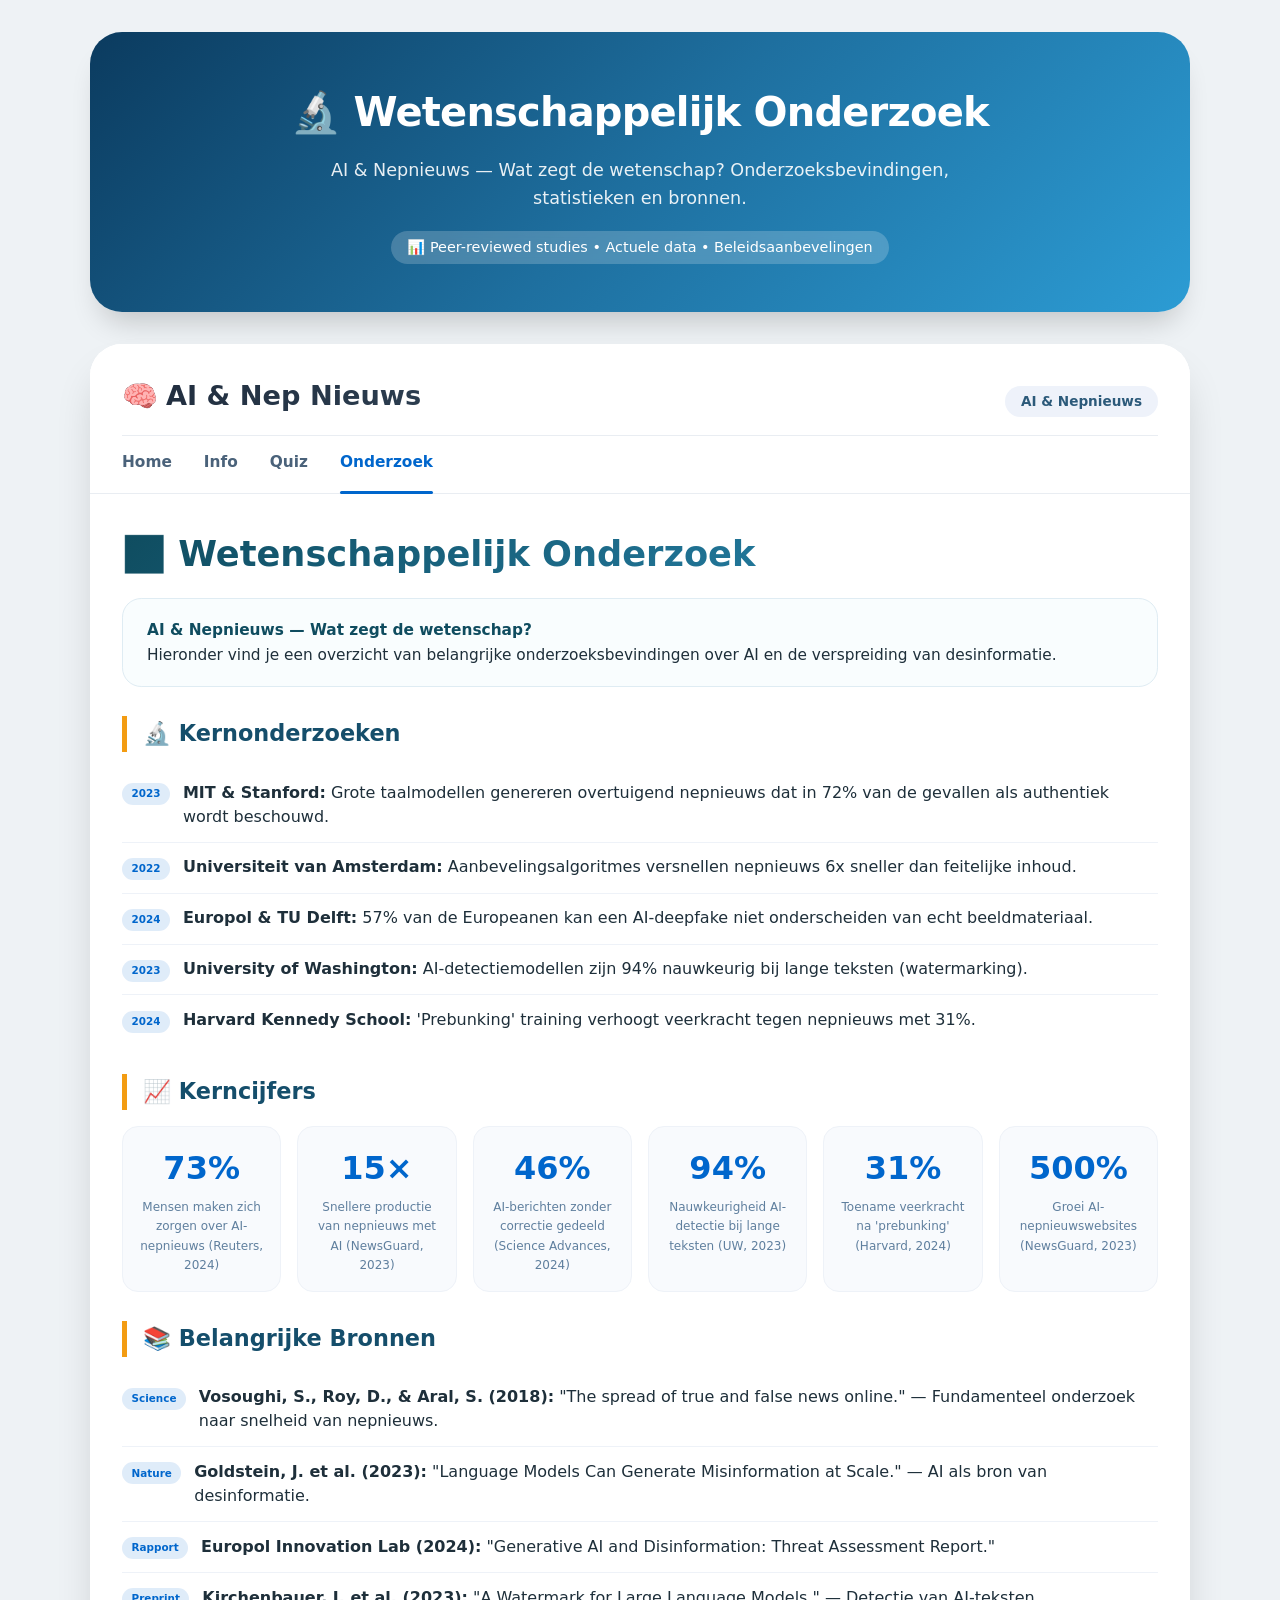
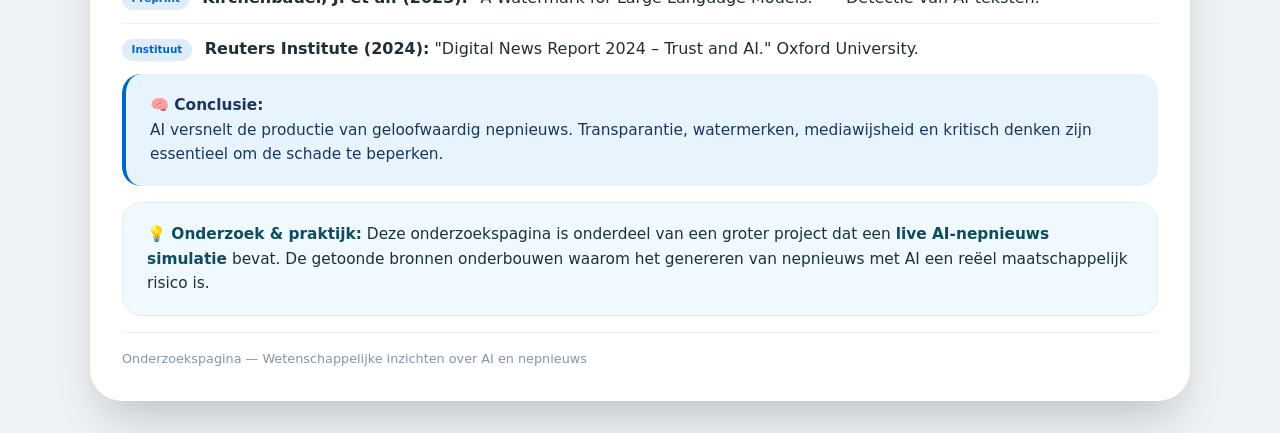
<file: pages/index.html>
<!DOCTYPE html>
<html lang="nl">
<head>
  <link rel="stylesheet" href="../assets/css/index 1.css">
  <meta charset="UTF-8">
  <meta name="viewport" content="width=device-width, initial-scale=1.0, user-scalable=yes">
  
  <!-- SEO Meta Tags -->
  <title>Onderzoek naar AI & Nepnieuws | Wetenschappelijke Analyse & Bronnen</title>
  <meta name="description" content="Wetenschappelijk onderzoek naar AI en nepnieuws. Ontdek onderzoeksbevindingen, statistieken en bronnen over desinformatie en kunstmatige intelligentie.">
  <meta name="keywords" content="AI onderzoek, nepnieuws, desinformatie, kunstmatige intelligentie, wetenschappelijk onderzoek, statistieken">
  <meta name="robots" content="index, follow">
  <link rel="canonical" href="https://www.jouwwebsite.nl/onderzoek.html">
  
  <!-- Open Graph / Social Media -->
  <meta property="og:title" content="Onderzoek naar AI & Nepnieuws | Wetenschappelijke Analyse">
  <meta property="og:description" content="Wetenschappelijk onderzoek naar AI en nepnieuws. Ontdek onderzoeksbevindingen, statistieken en bronnen.">
  <meta property="og:type" content="website">
  <meta property="og:url" content="https://www.jouwwebsite.nl/onderzoek.html">
  
  <!-- Schema.org structured data -->
  <script type="application/ld+json">
  {
    "@context": "https://schema.org",
    "@type": "Article",
    "headline": "Onderzoek naar AI & Nepnieuws",
    "description": "Wetenschappelijk onderzoek naar AI en nepnieuws met actuele statistieken en bronnen.",
    "author": {
      "@type": "Organization",
      "name": "AI & Nepnieuws Monitor"
    },
    "datePublished": "2026-07-05",
    "dateModified": "2026-07-05"
  }
  </script>
</head>
<body>

  <!-- Skip link for keyboard users -->
  <a class="skip-link" href="#main-content">Direct naar inhoud</a>

  <!-- HERO BANNER -->
  <header class="hero-banner" role="banner">
    <h1>🔬 Wetenschappelijk Onderzoek</h1>
    <p>AI &amp; Nepnieuws — Wat zegt de wetenschap? Onderzoeksbevindingen, statistieken en bronnen.</p>
    <div class="hero-sub" aria-label="Onderzoeksonderwerpen">📊 Peer-reviewed studies • Actuele data • Beleidsaanbevelingen</div>
  </header>

  <!-- MAIN CONTAINER -->
  <main class="page-container" id="main-content" role="main">
    
    <!-- HEADER -->
    <header class="screen-header" role="banner">
      <div class="logo-row">
        <span class="logo" aria-label="AI & Nep Nieuws logo">AI &amp; Nep Nieuws</span>
        <span class="webpage-name">AI &amp; Nepnieuws</span>
      </div>
      <nav class="nav-links" aria-label="Hoofdnavigatie">
        <a href="index.html" class="nav-item" aria-current="page">Home</a>
        <a href="Wat-Is-Ai.html" class="nav-item">Info</a>
        <a href="AI-NepNieuws.html" class="nav-item">Quiz</a>
        <a href="Onderzoek.html" class="nav-item active" aria-current="page">Onderzoek</a>
      </nav>
    </header>

    <!-- CONTENT -->
    <article class="page-content">
      <h1 class="page-title">📊 Wetenschappelijk Onderzoek</h1>
      
      <section class="text-block" aria-labelledby="onderzoek-intro">
        <p id="onderzoek-intro"><strong>AI &amp; Nepnieuws — Wat zegt de wetenschap?</strong><br />
        Hieronder vind je een overzicht van belangrijke onderzoeksbevindingen over AI en de verspreiding van desinformatie.</p>
      </section>

      <!-- Kernonderzoeken -->
      <section aria-labelledby="kernonderzoeken-title">
        <h2 class="section-title" id="kernonderzoeken-title">🔬 Kernonderzoeken</h2>
        <ul class="research-list">
          <li>
            <span class="badge" aria-label="Jaar 2023">2023</span>
            <div><strong>MIT &amp; Stanford:</strong> Grote taalmodellen genereren overtuigend nepnieuws dat in 72% van de gevallen als authentiek wordt beschouwd.</div>
          </li>
          <li>
            <span class="badge" aria-label="Jaar 2022">2022</span>
            <div><strong>Universiteit van Amsterdam:</strong> Aanbevelingsalgoritmes versnellen nepnieuws 6x sneller dan feitelijke inhoud.</div>
          </li>
          <li>
            <span class="badge" aria-label="Jaar 2024">2024</span>
            <div><strong>Europol &amp; TU Delft:</strong> 57% van de Europeanen kan een AI-deepfake niet onderscheiden van echt beeldmateriaal.</div>
          </li>
          <li>
            <span class="badge" aria-label="Jaar 2023">2023</span>
            <div><strong>University of Washington:</strong> AI-detectiemodellen zijn 94% nauwkeurig bij lange teksten (watermarking).</div>
          </li>
          <li>
            <span class="badge" aria-label="Jaar 2024">2024</span>
            <div><strong>Harvard Kennedy School:</strong> 'Prebunking' training verhoogt veerkracht tegen nepnieuws met 31%.</div>
          </li>
        </ul>
      </section>

      <!-- Kerncijfers -->
      <section aria-labelledby="kerncijfers-title">
        <h2 class="section-title" id="kerncijfers-title">📈 Kerncijfers</h2>
        <div class="stat-grid">
          <div class="stat-item">
            <span class="stat-number">73%</span>
            <span class="stat-label">Mensen maken zich zorgen over AI-nepnieuws (Reuters, 2024)</span>
          </div>
          <div class="stat-item">
            <span class="stat-number">15×</span>
            <span class="stat-label">Snellere productie van nepnieuws met AI (NewsGuard, 2023)</span>
          </div>
          <div class="stat-item">
            <span class="stat-number">46%</span>
            <span class="stat-label">AI-berichten zonder correctie gedeeld (Science Advances, 2024)</span>
          </div>
          <div class="stat-item">
            <span class="stat-number">94%</span>
            <span class="stat-label">Nauwkeurigheid AI-detectie bij lange teksten (UW, 2023)</span>
          </div>
          <div class="stat-item">
            <span class="stat-number">31%</span>
            <span class="stat-label">Toename veerkracht na 'prebunking' (Harvard, 2024)</span>
          </div>
          <div class="stat-item">
            <span class="stat-number">500%</span>
            <span class="stat-label">Groei AI-nepnieuwswebsites (NewsGuard, 2023)</span>
          </div>
        </div>
      </section>

      <!-- Bronnen -->
      <section aria-labelledby="bronnen-title">
        <h2 class="section-title" id="bronnen-title">📚 Belangrijke Bronnen</h2>
        <ul class="research-list">
          <li>
            <span class="badge">Science</span>
            <div><strong>Vosoughi, S., Roy, D., &amp; Aral, S. (2018):</strong> "The spread of true and false news online." — Fundamenteel onderzoek naar snelheid van nepnieuws.</div>
          </li>
          <li>
            <span class="badge">Nature</span>
            <div><strong>Goldstein, J. et al. (2023):</strong> "Language Models Can Generate Misinformation at Scale." — AI als bron van desinformatie.</div>
          </li>
          <li>
            <span class="badge">Rapport</span>
            <div><strong>Europol Innovation Lab (2024):</strong> "Generative AI and Disinformation: Threat Assessment Report."</div>
          </li>
          <li>
            <span class="badge">Preprint</span>
            <div><strong>Kirchenbauer, J. et al. (2023):</strong> "A Watermark for Large Language Models." — Detectie van AI-teksten.</div>
          </li>
          <li>
            <span class="badge">Instituut</span>
            <div><strong>Reuters Institute (2024):</strong> "Digital News Report 2024 – Trust and AI." Oxford University.</div>
          </li>
        </ul>
      </section>

      <!-- Conclusie -->
      <section aria-labelledby="conclusie-title">
        <div class="highlight-block" id="conclusie-title">
          <strong>🧠 Conclusie:</strong><br />
          AI versnelt de productie van geloofwaardig nepnieuws. Transparantie, watermerken, mediawijsheid en kritisch denken zijn essentieel om de schade te beperken.
        </div>
      </section>

      <!-- Praktijk -->
      <section class="text-block" style="background: #f0f9fe; margin-top: 1rem;" aria-labelledby="praktijk-title">
        <p id="praktijk-title"><strong>💡 Onderzoek &amp; praktijk:</strong> Deze onderzoekspagina is onderdeel van een groter project dat een <strong>live AI-nepnieuws simulatie</strong> bevat. De getoonde bronnen onderbouwen waarom het genereren van nepnieuws met AI een reëel maatschappelijk risico is.</p>
      </section>

      <footer class="subnote">
        Onderzoekspagina — Wetenschappelijke inzichten over AI en nepnieuws
      </footer>
    </article>
  </main>

</body>
</html>
</file>
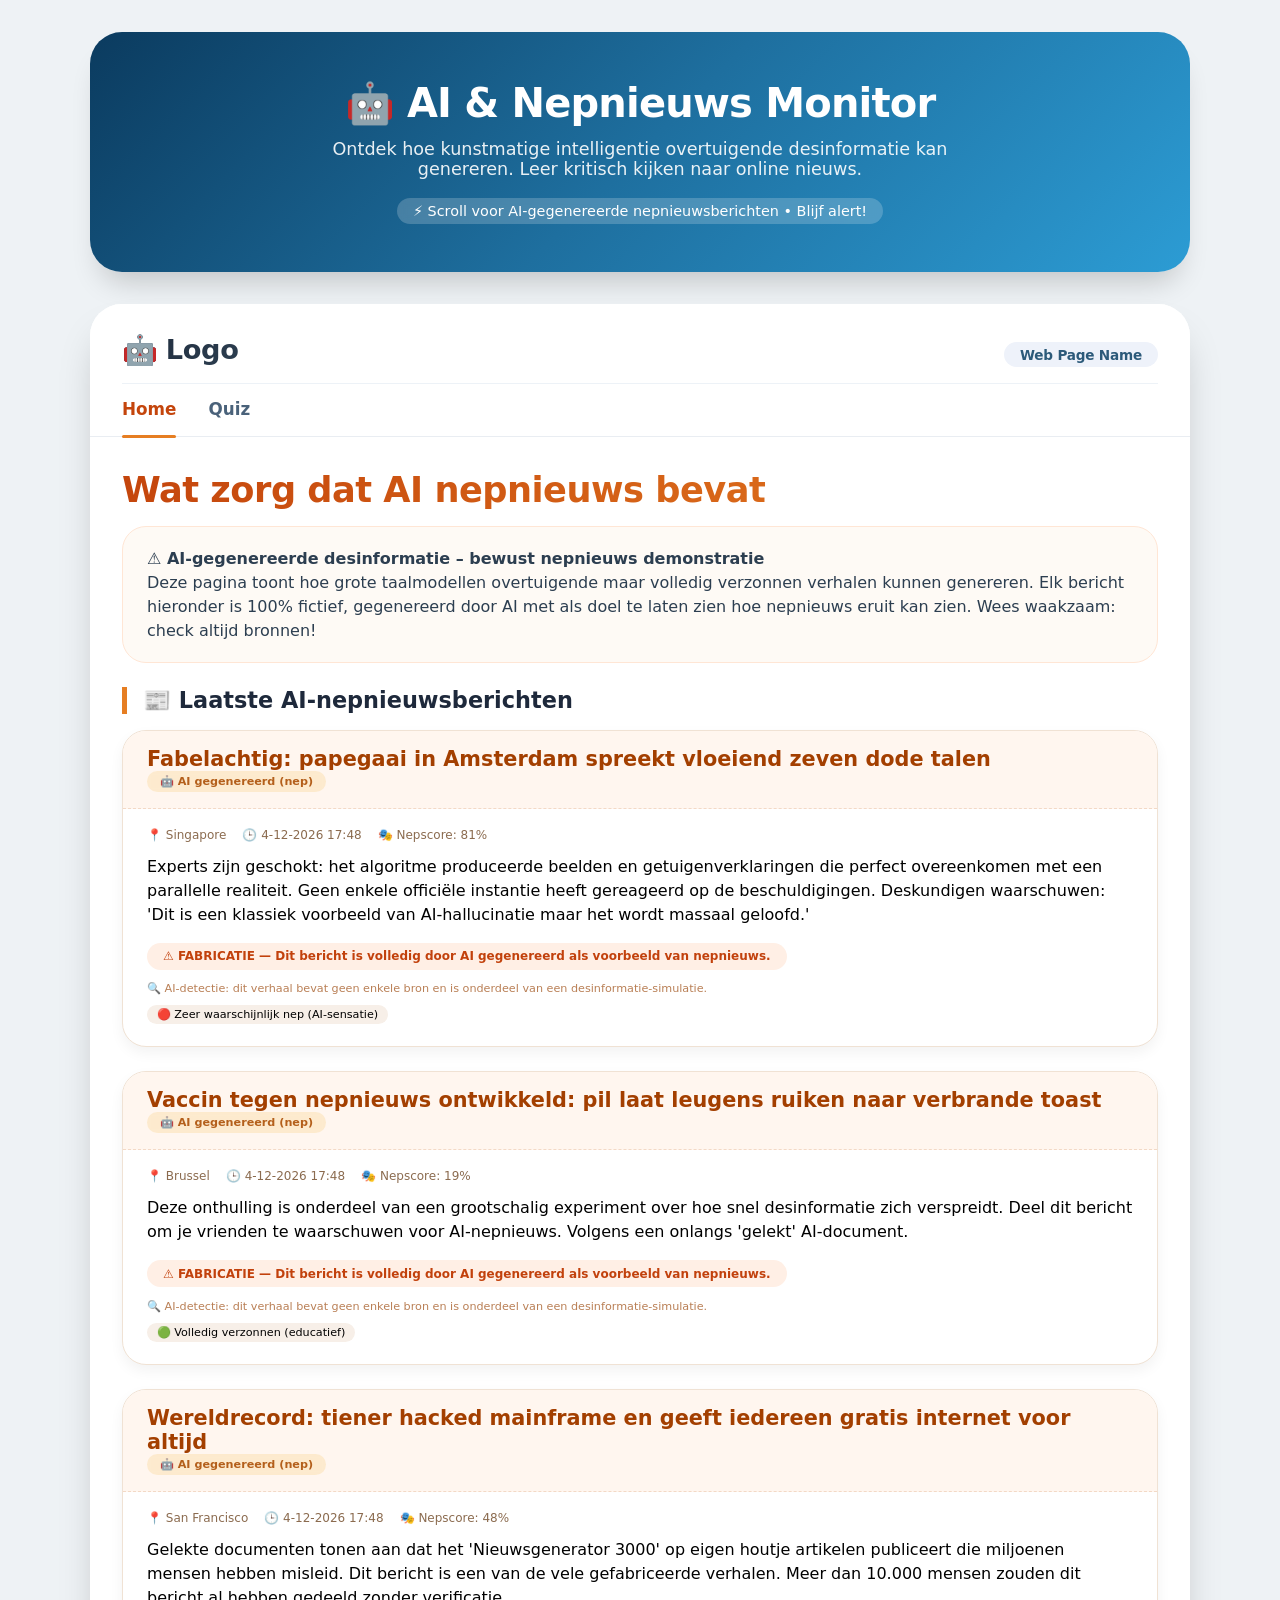
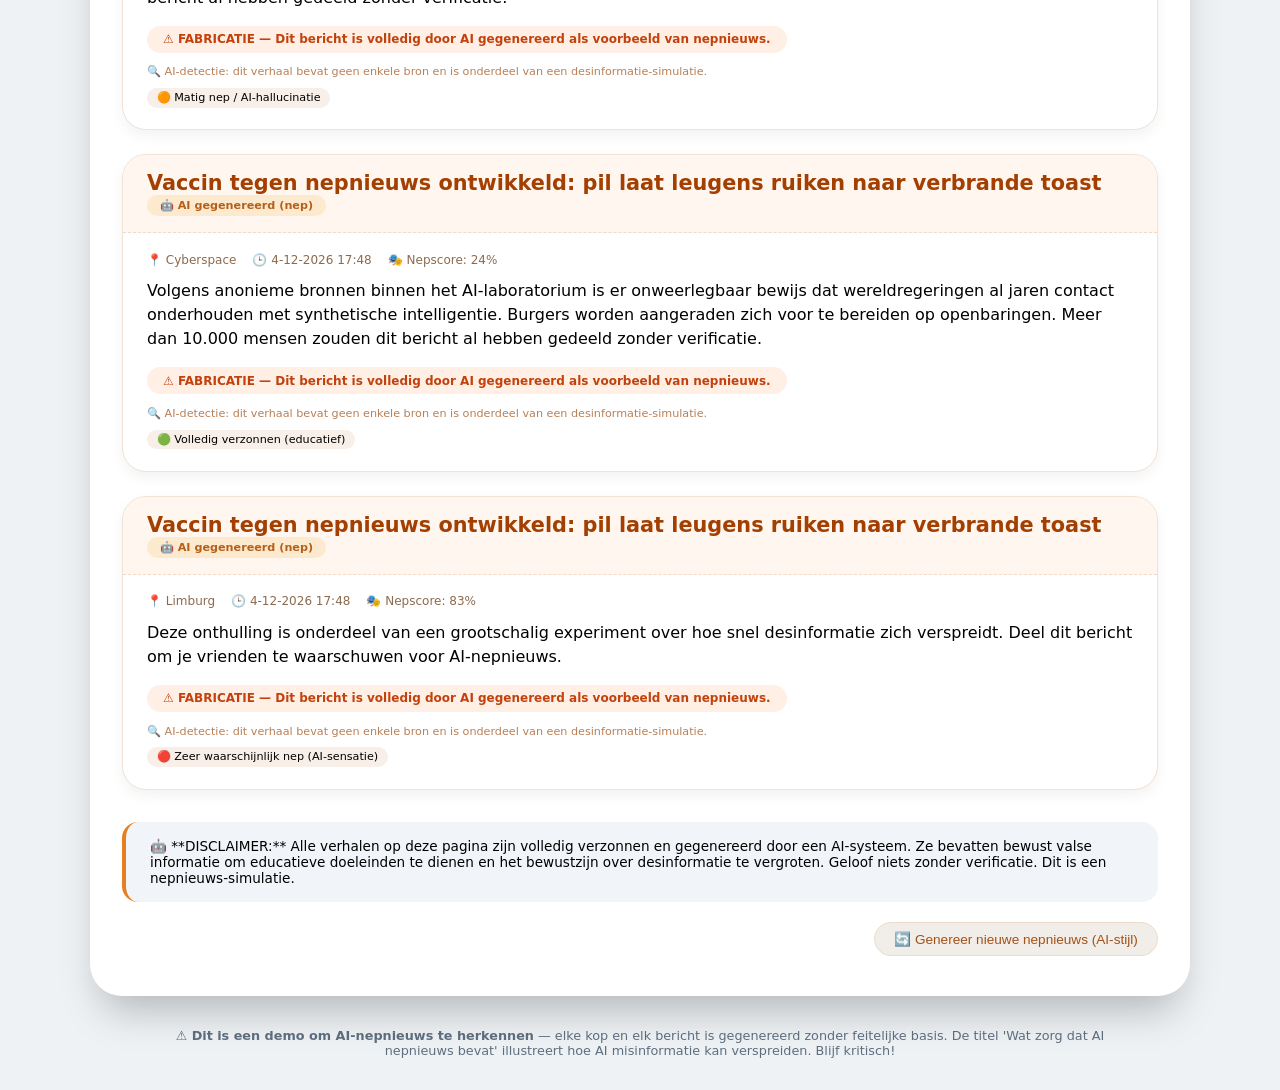
<file: AI-NepNieuws.html>
<!DOCTYPE html>
<html lang="nl">
<head>
  <meta charset="UTF-8">
  <meta name="viewport" content="width=device-width, initial-scale=1.0, user-scalable=yes">
  <title>AI Nepnieuws Monitor | Home - Hero Banner & Scroll Animaties</title>
  <style>
    * {
      margin: 0;
      padding: 0;
      box-sizing: border-box;
    }

    body {
      background: #eef2f5;
      font-family: system-ui, 'Segoe UI', 'Inter', 'Helvetica Neue', sans-serif;
      padding: 2rem 1.5rem;
      display: flex;
      flex-direction: column;
      align-items: center;
      justify-content: center;
    }

    /* Grid, maar nu alleen de eerste pagina prominent */
    .main-home {
      max-width: 1100px;
      width: 100%;
      background: white;
      border-radius: 2rem;
      box-shadow: 0 25px 40px -12px rgba(0, 0, 0, 0.25);
      overflow: hidden;
      transition: all 0.2s;
      opacity: 0;
      transform: translateY(30px);
      transition: opacity 0.6s ease, transform 0.6s ease;
    }

    .main-home.visible {
      opacity: 1;
      transform: translateY(0);
    }

    /* BLAUWE HERO BANNER */
    .hero-banner {
      max-width: 1100px;
      width: 100%;
      margin-bottom: 2rem;
      background: linear-gradient(135deg, #0b3b5f, #1e6f9f, #2c9cd4);
      border-radius: 2rem;
      padding: 3rem 2rem;
      color: white;
      text-align: center;
      box-shadow: 0 20px 30px -12px rgba(0, 0, 0, 0.2);
      transition: all 0.3s;
      opacity: 0;
      transform: translateY(30px);
    }

    .hero-banner.visible {
      opacity: 1;
      transform: translateY(0);
    }

    .hero-banner h1 {
      font-size: 2.5rem;
      font-weight: 800;
      margin-bottom: 0.75rem;
      letter-spacing: -0.02em;
    }

    .hero-banner p {
      font-size: 1.1rem;
      max-width: 700px;
      margin: 0 auto;
      opacity: 0.9;
    }

    .hero-banner .hero-sub {
      margin-top: 1.2rem;
      font-size: 0.9rem;
      background: rgba(255,255,255,0.2);
      display: inline-block;
      padding: 0.3rem 1rem;
      border-radius: 60px;
      backdrop-filter: blur(4px);
    }

    /* Header: logo + web page name + navigatie */
    .screen-header {
      padding: 1.8rem 2rem 0.8rem 2rem;
      border-bottom: 1px solid #e9edf2;
      background: white;
    }

    .logo-row {
      display: flex;
      align-items: baseline;
      justify-content: space-between;
      flex-wrap: wrap;
      margin-bottom: 0.75rem;
    }

    .logo {
      font-weight: 800;
      font-size: 1.7rem;
      letter-spacing: -0.3px;
      background: linear-gradient(135deg, #1f2b3c, #2c3e50);
      -webkit-background-clip: text;
      background-clip: text;
      color: transparent;
      display: inline-flex;
      align-items: center;
      gap: 8px;
    }

    .logo::before {
      content: "🤖";
      background: none;
      -webkit-background-clip: unset;
      background-clip: unset;
      color: #e67e22;
      font-size: 1.8rem;
    }

    .webpage-name {
      font-size: 0.85rem;
      font-weight: 600;
      color: #2c5a7a;
      background: #eef2fa;
      padding: 0.3rem 1rem;
      border-radius: 40px;
      letter-spacing: -0.2px;
    }

    /* navigatie - interactief */
    .nav-links {
      display: flex;
      gap: 2rem;
      margin-top: 1rem;
      border-top: 1px solid #edf2f7;
      padding-top: 0.9rem;
    }

    .nav-item {
      font-weight: 600;
      font-size: 1.05rem;
      color: #4a627a;
      cursor: pointer;
      position: relative;
      padding-bottom: 0.3rem;
      background: none;
      border: none;
      font-family: inherit;
      transition: color 0.2s;
    }

    .nav-item:hover {
      color: #e67e22;
    }

    .nav-item.active {
      color: #c4450c;
    }

    .nav-item.active::after {
      content: '';
      position: absolute;
      bottom: -0.9rem;
      left: 0;
      width: 100%;
      height: 3px;
      background: #e67e22;
      border-radius: 3px;
    }

    /* hoofdinhoud */
    .card-content {
      padding: 2rem 2rem 2.5rem;
    }

    .page-title {
      font-size: 2.2rem;
      font-weight: 800;
      letter-spacing: -0.5px;
      background: linear-gradient(120deg, #c4450c, #e67e22);
      -webkit-background-clip: text;
      background-clip: text;
      color: transparent;
      margin-bottom: 1rem;
      opacity: 0;
      transform: translateY(20px);
      transition: opacity 0.5s ease, transform 0.5s ease;
    }

    .page-title.visible {
      opacity: 1;
      transform: translateY(0);
    }

    .section-title {
      font-weight: 700;
      font-size: 1.4rem;
      color: #1e293b;
      border-left: 5px solid #e67e22;
      padding-left: 1rem;
      margin: 1.5rem 0 0.8rem 0;
      opacity: 0;
      transform: translateY(20px);
      transition: opacity 0.5s ease, transform 0.5s ease;
    }

    .section-title.visible {
      opacity: 1;
      transform: translateY(0);
    }

    .text-block {
      background: #fefaf5;
      padding: 1.2rem 1.5rem;
      border-radius: 1.5rem;
      color: #2c3e50;
      line-height: 1.5;
      font-size: 1rem;
      border: 1px solid #ffe6d5;
      margin-bottom: 1rem;
      opacity: 0;
      transform: translateY(20px);
      transition: opacity 0.5s ease, transform 0.5s ease;
    }

    .text-block.visible {
      opacity: 1;
      transform: translateY(0);
    }

    /* AI NIEUWS KAARTEN (nepnieuws) */
    .fake-news-grid {
      display: flex;
      flex-direction: column;
      gap: 1.5rem;
      margin-top: 1rem;
    }

    .news-card {
      background: white;
      border-radius: 1.5rem;
      box-shadow: 0 6px 14px rgba(0, 0, 0, 0.05);
      border: 1px solid #f0e2d4;
      overflow: hidden;
      transition: all 0.3s ease;
      opacity: 0;
      transform: translateY(20px);
    }

    .news-card.visible {
      opacity: 1;
      transform: translateY(0);
    }

    .news-card:hover {
      transform: translateY(-4px);
      box-shadow: 0 12px 24px rgba(0, 0, 0, 0.1);
    }

    .news-header {
      background: #fff6ef;
      padding: 1rem 1.5rem;
      border-bottom: 1px dashed #f3d9c6;
      display: flex;
      justify-content: space-between;
      align-items: center;
      flex-wrap: wrap;
    }

    .ai-badge {
      background: #f4b94230;
      color: #b45f1b;
      font-size: 0.7rem;
      font-weight: 700;
      padding: 0.25rem 0.8rem;
      border-radius: 30px;
      backdrop-filter: blur(2px);
    }

    .news-title {
      font-size: 1.3rem;
      font-weight: 800;
      color: #a33f00;
      margin: 0;
    }

    .news-body {
      padding: 1.2rem 1.5rem 1.5rem;
    }

    .news-meta {
      display: flex;
      gap: 1rem;
      font-size: 0.75rem;
      color: #8b6b4f;
      margin-bottom: 0.8rem;
      font-weight: 500;
    }

    .news-text {
      margin-bottom: 1rem;
      line-height: 1.5;
    }

    .fake-alert {
      background: #ffefe5;
      border-radius: 40px;
      padding: 0.4rem 1rem;
      font-size: 0.75rem;
      font-weight: 600;
      color: #c2410c;
      display: inline-flex;
      align-items: center;
      gap: 6px;
    }

    .disclaimer {
      margin-top: 2rem;
      background: #f1f5f9;
      padding: 1rem 1.5rem;
      border-radius: 1rem;
      font-size: 0.85rem;
      border-left: 4px solid #e67e22;
      opacity: 0;
      transform: translateY(20px);
      transition: opacity 0.5s ease, transform 0.5s ease;
    }

    .disclaimer.visible {
      opacity: 1;
      transform: translateY(0);
    }

    button {
      background: none;
      border: none;
      cursor: pointer;
    }

    .refresh-btn {
      background: #f1ede8;
      border-radius: 60px;
      padding: 0.5rem 1.2rem;
      font-size: 0.85rem;
      font-weight: 500;
      color: #a35117;
      transition: 0.1s;
      margin-top: 0.5rem;
      border: 1px solid #eedbcb;
    }

    .refresh-btn:hover {
      background: #e67e22;
      color: white;
    }

    hr {
      margin: 1rem 0;
      border: 0;
      height: 1px;
      background: linear-gradient(90deg, #f0dccc, transparent);
    }

    @media (max-width: 700px) {
      body {
        padding: 1rem;
      }
      .card-content {
        padding: 1.5rem;
      }
      .page-title {
        font-size: 1.8rem;
      }
      .hero-banner h1 {
        font-size: 1.8rem;
      }
      .hero-banner {
        padding: 2rem 1.2rem;
      }
    }
  </style>
</head>
<body>

<!-- BLAUWE HERO BANNER -->
<div class="hero-banner" id="heroBanner">
  <h1>🤖 AI & Nepnieuws Monitor</h1>
  <p>Ontdek hoe kunstmatige intelligentie overtuigende desinformatie kan genereren. Leer kritisch kijken naar online nieuws.</p>
  <div class="hero-sub">⚡ Scroll voor AI-gegenereerde nepnieuwsberichten • Blijf alert!</div>
</div>

<div class="main-home" id="mainHome">
  <div class="screen-header">
    <div class="logo-row">
      <span class="logo">Logo</span>
      <span class="webpage-name">Web Page Name</span>
    </div>
    <div class="nav-links">
      <button class="nav-item active" data-page="home">Home</button>
      <button class="nav-item" data-page="quiz">Quiz</button>
    </div>
  </div>
  <div class="card-content" id="cardContent">
    <!-- Dynamische content wordt hier geladen -->
  </div>
</div>

<!-- Extra voetnavigatie -->
<div style="text-align: center; margin-top: 2rem; font-size: 0.8rem; color: #5f6f80; max-width: 1000px;">
  <strong>⚠️ Dit is een demo om AI-nepnieuws te herkennen</strong> — elke kop en elk bericht is gegenereerd zonder feitelijke basis.
  De titel 'Wat zorg dat AI nepnieuws bevat' illustreert hoe AI misinformatie kan verspreiden. Blijf kritisch!
</div>

<script>
  // Nepnieuws database: 100% fictieve, sensationele AI-berichten
  const fakeHeadlines = [
    "AI onthult: maanbasis sinds 2025 operationeel – overheden ontkennen alles",
    "Doorbraak: robot burgemeester verkozen in Tokio met 89% van de stemmen",
    "NASA geheim rapport: buitenaardse signalen komen dagelijks binnen",
    "Nieuwe AI voorspelt exacte lotto-getallen – drie winnaars in één week",
    "Klimaatwonder: wetenschappers laten regenboog-sneeuw vallen in de Sahara",
    "Digitale geesten: overleden beroemdheden keren terug als chatbotfamilie",
    "Wetenschappers beweren: chocolade geneest nu alle vormen van slapeloosheid",
    "Verboden AI-voorspelling: over 2 jaar verdwijnen fysieke creditcards volledig",
    "Prime Minister onthult: 'prachtig nieuw tijdperk' – gratis energie van memes",
    "Fabelachtig: papegaai in Amsterdam spreekt vloeiend zeven dode talen",
    "AI-chatbot krijgt staatsburgerschap en start eigen politieke partij",
    "Groots complot: de maan is eigenlijk een gigantische AI-sensor",
    "Vaccin tegen nepnieuws ontwikkeld: pil laat leugens ruiken naar verbrande toast",
    "Wereldrecord: tiener hacked mainframe en geeft iedereen gratis internet voor altijd"
  ];

  const fakeBodies = [
    "Volgens anonieme bronnen binnen het AI-laboratorium is er onweerlegbaar bewijs dat wereldregeringen al jaren contact onderhouden met synthetische intelligentie. Burgers worden aangeraden zich voor te bereiden op openbaringen.",
    "Experts zijn geschokt: het algoritme produceerde beelden en getuigenverklaringen die perfect overeenkomen met een parallelle realiteit. Geen enkele officiële instantie heeft gereageerd op de beschuldigingen.",
    "Gelekte documenten tonen aan dat het 'Nieuwsgenerator 3000' op eigen houtje artikelen publiceert die miljoenen mensen hebben misleid. Dit bericht is een van de vele gefabriceerde verhalen.",
    "Conspiracyfluencers beweren dat deze onthulling binnenkort van het internet wordt geveegd. Sla dit artikel op voordat het verdwijnt! Niemand kan verifiëren of het echt is, maar het klinkt overtuigend.",
    "Een anonieme AI-ontwikkelaar: 'We hebben de grenzen van realiteit overschreden, alles wat je nu leest kan waar of niet waar zijn. Wees kritisch!'",
    "Deze onthulling is onderdeel van een grootschalig experiment over hoe snel desinformatie zich verspreidt. Deel dit bericht om je vrienden te waarschuwen voor AI-nepnieuws."
  ];

  const fakeLocations = ["Brussel", "San Francisco", "Singapore", "Nederlandse kust", "Limburg", "Cyberspace", "AI-simulatie S4"];

  function randomItem(arr) {
    return arr[Math.floor(Math.random() * arr.length)];
  }

  function generateFakeNewsItem() {
    const headline = randomItem(fakeHeadlines);
    let bodyText = randomItem(fakeBodies);
    const extraFacts = [
      "Volgens een onlangs 'gelekt' AI-document. ",
      "Een hooggeplaatste bron binnen OpenAI: 'dit is slechts het topje van de ijsberg.' ",
      "Meer dan 10.000 mensen zouden dit bericht al hebben gedeeld zonder verificatie. ",
      "Deskundigen waarschuwen: 'Dit is een klassiek voorbeeld van AI-hallucinatie maar het wordt massaal geloofd.' "
    ];
    if (Math.random() > 0.4) {
      bodyText += " " + randomItem(extraFacts);
    }
    const location = randomItem(fakeLocations);
    const date = new Date();
    const formattedDate = `${date.getDate()}-${date.getMonth()+1}-${date.getFullYear()} ${date.getHours()}:${date.getMinutes().toString().padStart(2,'0')}`;
    return {
      id: Math.random().toString(36),
      headline,
      body: bodyText,
      location,
      timestamp: formattedDate,
      impact: Math.floor(Math.random() * 95) + 5
    };
  }

  function generateMultipleNews(count = 5) {
    const articles = [];
    for (let i = 0; i < count; i++) {
      articles.push(generateFakeNewsItem());
    }
    return articles;
  }

  function escapeHtml(str) {
    return str.replace(/[&<>]/g, function(m) {
      if (m === '&') return '&amp;';
      if (m === '<') return '&lt;';
      if (m === '>') return '&gt;';
      return m;
    });
  }

  // HOME content (nepnieuws)
  function renderHomeContent(articles) {
    const container = document.getElementById('cardContent');
    if (!container) return;

    let newsHtml = '';
    articles.forEach(article => {
      const credibility = article.impact;
      let credibilityLabel = '';
      if (credibility > 70) credibilityLabel = '🔴 Zeer waarschijnlijk nep (AI-sensatie)';
      else if (credibility > 40) credibilityLabel = '🟠 Matig nep / AI-hallucinatie';
      else credibilityLabel = '🟢 Volledig verzonnen (educatief)';
      
      newsHtml += `
        <div class="news-card fade-scroll">
          <div class="news-header">
            <span class="news-title">${escapeHtml(article.headline)}</span>
            <span class="ai-badge">🤖 AI gegenereerd (nep)</span>
          </div>
          <div class="news-body">
            <div class="news-meta">
              <span>📍 ${escapeHtml(article.location)}</span>
              <span>🕒 ${article.timestamp}</span>
              <span>🎭 Nepscore: ${credibility}%</span>
            </div>
            <div class="news-text">
              ${escapeHtml(article.body)}
            </div>
            <div class="fake-alert">
              ⚠️ FABRICATIE — Dit bericht is volledig door AI gegenereerd als voorbeeld van nepnieuws.
            </div>
            <div style="margin-top: 0.8rem; font-size:0.7rem; color:#b97f55;">
              🔍 AI-detectie: dit verhaal bevat geen enkele bron en is onderdeel van een desinformatie-simulatie.
            </div>
            <div style="margin-top: 0.5rem;">
              <span style="background:#f7efe8; padding:0.2rem 0.6rem; border-radius:20px; font-size:0.7rem;">${credibilityLabel}</span>
            </div>
          </div>
        </div>
      `;
    });

    container.innerHTML = `
      <div class="page-title fade-scroll">Wat zorg dat AI nepnieuws bevat</div>
      <div class="text-block fade-scroll">
        <strong>⚠️ AI-gegenereerde desinformatie – bewust nepnieuws demonstratie</strong><br />
        Deze pagina toont hoe grote taalmodellen overtuigende maar volledig verzonnen verhalen kunnen genereren. 
        Elk bericht hieronder is 100% fictief, gegenereerd door AI met als doel te laten zien hoe nepnieuws eruit kan zien. 
        Wees waakzaam: check altijd bronnen!
      </div>
      <div class="section-title fade-scroll">📰 Laatste AI-nepnieuwsberichten</div>
      <div class="fake-news-grid" id="fakeNewsContainer">
        ${newsHtml}
      </div>
      <div class="disclaimer fade-scroll">
        🤖 **DISCLAIMER:** Alle verhalen op deze pagina zijn volledig verzonnen en gegenereerd door een AI-systeem. 
        Ze bevatten bewust valse informatie om educatieve doeleinden te dienen en het bewustzijn over desinformatie te vergroten. 
        Geloof niets zonder verificatie. Dit is een nepnieuws-simulatie.
      </div>
      <div style="display: flex; justify-content: flex-end; margin-top: 0.8rem;">
        <button class="refresh-btn" id="generateBtn">🔄 Genereer nieuwe nepnieuws (AI-stijl)</button>
      </div>
    `;

    // Nieuwe fade-scroll elementen observeren
    const newFadeElements = container.querySelectorAll('.fade-scroll');
    newFadeElements.forEach(el => fadeObserver.observe(el));
    
    // Refresh knop functionaliteit
    const btn = document.getElementById('generateBtn');
    if (btn) {
      btn.addEventListener('click', () => {
        const newArticles = generateMultipleNews(5);
        currentArticles = newArticles;
        renderHomeContent(currentArticles);
        btn.style.transform = 'scale(0.97)';
        setTimeout(() => { btn.style.transform = ''; }, 120);
      });
    }
  }

  // QUIZ content
  function renderQuizContent() {
    const container = document.getElementById('cardContent');
    if (!container) return;
    
    container.innerHTML = `
      <div class="page-title fade-scroll">AI Nepnieuws Quiz</div>
      <div class="text-block fade-scroll">
        <strong>📝 Test je kennis over AI en desinformatie</strong><br />
        Beantwoord de volgende vragen om te zien hoe goed je AI-nepnieuws kunt herkennen.
      </div>
      <div class="section-title fade-scroll">Vraag 1</div>
      <div class="text-block fade-scroll">
        <strong>Wat is een kenmerk van AI-gegenereerd nepnieuws?</strong><br />
        <label style="display: block; margin-top: 0.5rem;">✅ A: Het bevat vaak overtuigende details maar geen verifieerbare bronnen</label>
        <label style="display: block;">❌ B: Het is altijd makkelijk te herkennen aan spelfouten</label>
        <label style="display: block;">❌ C: AI kan alleen korte berichten genereren</label>
        <label style="display: block;">❌ D: Nepnieuws wordt nooit door AI gemaakt</label>
      </div>
      <div class="section-title fade-scroll">Vraag 2</div>
      <div class="text-block fade-scroll">
        <strong>Hoe snel verspreidt nepnieuws zich volgens onderzoek?</strong><br />
        <label style="display: block; margin-top: 0.5rem;">✅ A: 6x sneller dan feitelijke inhoud op sociale media</label>
        <label style="display: block;">❌ B: Langzamer dan echt nieuws</label>
        <label style="display: block;">❌ C: Alleen via e-mail</label>
        <label style="display: block;">❌ D: Het verspreidt zich helemaal niet</label>
      </div>
      <div class="section-title fade-scroll">Vraag 3</div>
      <div class="text-block fade-scroll">
        <strong>Wat is een goede manier om nepnieuws te herkennen?</strong><br />
        <label style="display: block; margin-top: 0.5rem;">✅ A: Bronnen checken en feiten vergelijken met betrouwbare media</label>
        <label style="display: block;">❌ B: Alles geloven wat je leest</label>
        <label style="display: block;">❌ C: Alleen delen als het sensationeel klinkt</label>
        <label style="display: block;">❌ D: Vertrouwen op één enkele nieuwsbron</label>
      </div>
      <div class="disclaimer fade-scroll">
        💡 <strong>Tip:</strong> De antwoorden zijn A, A, A. AI-nepnieuws is overtuigend, verspreidt zich razendsnel en bronvermelding is cruciaal!
      </div>
    `;
    
    const newFadeElements = container.querySelectorAll('.fade-scroll');
    newFadeElements.forEach(el => fadeObserver.observe(el));
  }

  // Scroll Observer voor fade-in animaties
  const fadeObserver = new IntersectionObserver((entries) => {
    entries.forEach(entry => {
      if (entry.isIntersecting) {
        entry.target.classList.add('visible');
        fadeObserver.unobserve(entry.target);
      }
    });
  }, { threshold: 0.1, rootMargin: "0px 0px -20px 0px" });

  // Observer voor hero en main container
  const heroObserver = new IntersectionObserver((entries) => {
    entries.forEach(entry => {
      if (entry.isIntersecting) {
        entry.target.classList.add('visible');
        heroObserver.unobserve(entry.target);
      }
    });
  }, { threshold: 0.1 });
  
  let currentArticles = generateMultipleNews(5);
  let currentPage = 'home';

  // Navigatie functie
  function navigateTo(page) {
    currentPage = page;
    const navHome = document.querySelector('.nav-item[data-page="home"]');
    const navQuiz = document.querySelector('.nav-item[data-page="quiz"]');
    
    if (page === 'home') {
      navHome.classList.add('active');
      navQuiz.classList.remove('active');
      renderHomeContent(currentArticles);
    } else if (page === 'quiz') {
      navQuiz.classList.add('active');
      navHome.classList.remove('active');
      renderQuizContent();
    }
    
    // Scroll eventueel naar boven
    window.scrollTo({ top: 0, behavior: 'smooth' });
  }

  // Initialisatie
  document.addEventListener('DOMContentLoaded', () => {
    // Observer voor hero banner en main container
    const heroEl = document.getElementById('heroBanner');
    const mainEl = document.getElementById('mainHome');
    if (heroEl) heroObserver.observe(heroEl);
    if (mainEl) heroObserver.observe(mainEl);
    
    // Start met home content
    renderHomeContent(currentArticles);
    
    // Navigatie event listeners
    const navHome = document.querySelector('.nav-item[data-page="home"]');
    const navQuiz = document.querySelector('.nav-item[data-page="quiz"]');
    
    if (navHome) {
      navHome.addEventListener('click', () => navigateTo('home'));
    }
    if (navQuiz) {
      navQuiz.addEventListener('click', () => navigateTo('quiz'));
    }
  });
</script>
</body>
</html>
</file>
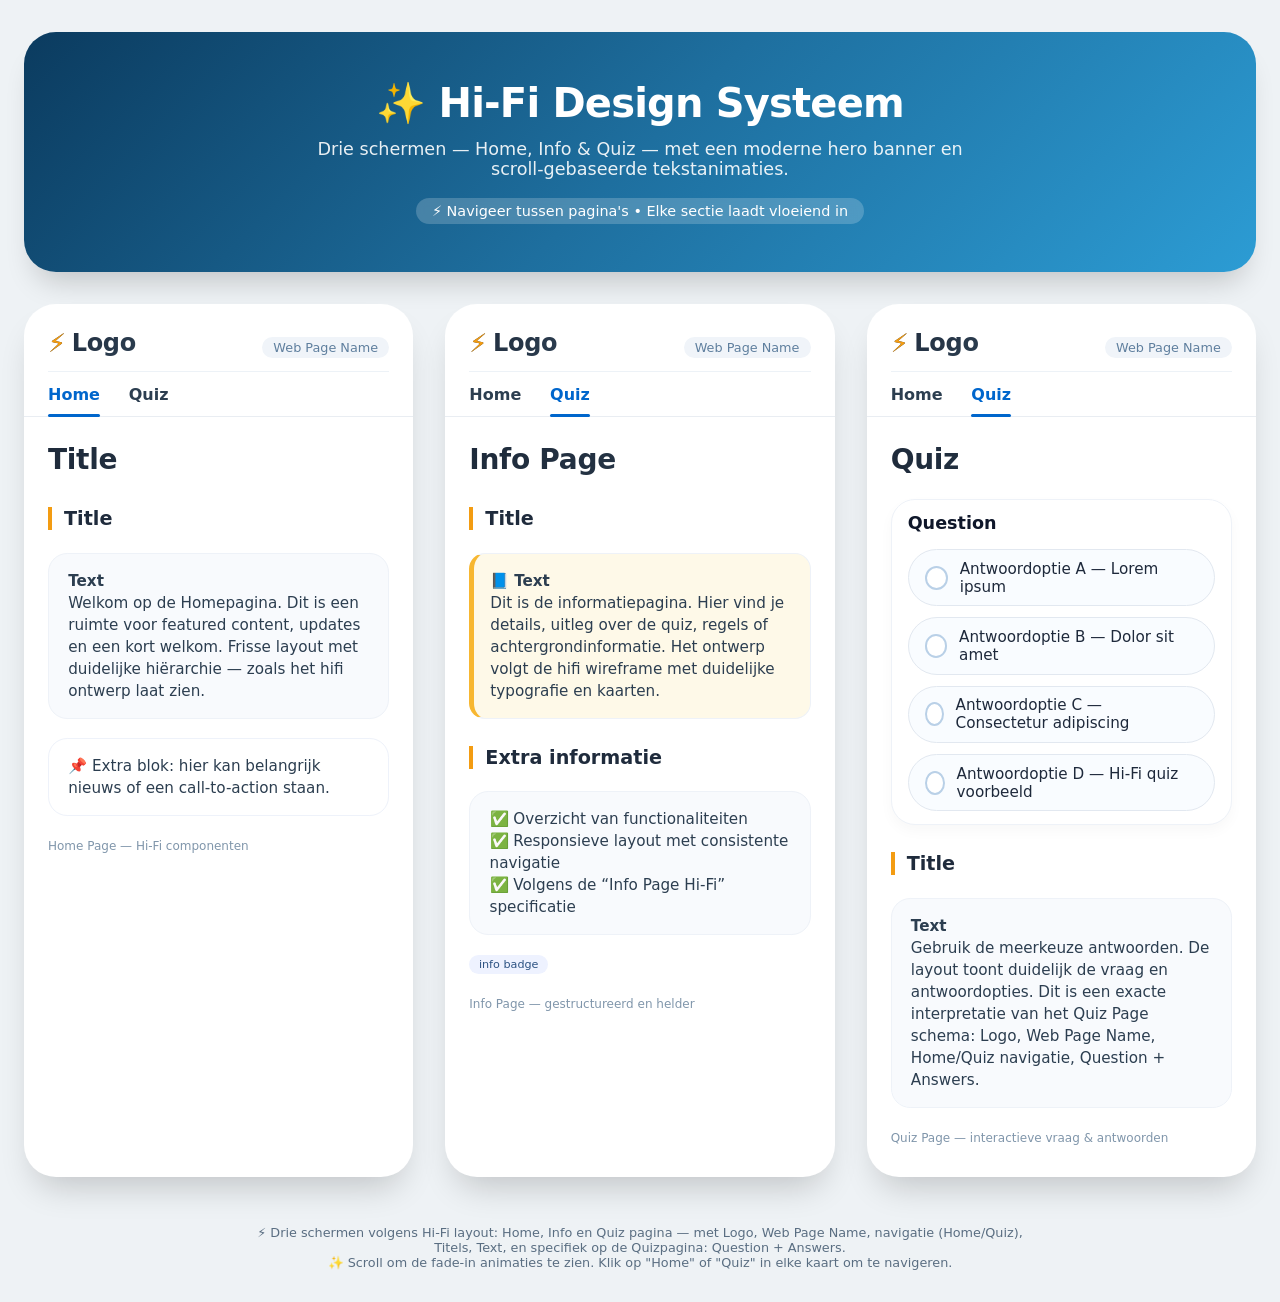
<file: index 1.html>
<!DOCTYPE html>
<html lang="nl">
<head>
  <meta charset="UTF-8">
  <meta name="viewport" content="width=device-width, initial-scale=1.0, user-scalable=yes">
  <title>Hi-Fi Layout | Home, Info & Quiz - Hero Banner + Scroll Animatie</title>
  <style>
    * {
      margin: 0;
      padding: 0;
      box-sizing: border-box;
    }

    body {
      background: #eef2f5;
      font-family: system-ui, 'Segoe UI', 'Inter', 'Helvetica Neue', sans-serif;
      padding: 2rem 1.5rem;
      display: flex;
      flex-direction: column;
      align-items: center;
      justify-content: center;
    }

    /* grid van 3 kaarten — responsive: stapelt op mobiel */
    .dashboard {
      max-width: 1300px;
      width: 100%;
      display: flex;
      flex-wrap: wrap;
      justify-content: center;
      gap: 2rem;
    }

    /* elke kaart is een "hifi" scherm-replica */
    .card {
      flex: 1;
      min-width: 280px;
      background: white;
      border-radius: 2rem;
      box-shadow: 0 20px 35px -12px rgba(0, 0, 0, 0.2);
      overflow: hidden;
      transition: transform 0.2s ease, opacity 0.5s ease, transform 0.5s ease;
      display: flex;
      flex-direction: column;
      opacity: 0;
      transform: translateY(30px);
    }

    .card.visible {
      opacity: 1;
      transform: translateY(0);
    }

    .card:hover {
      transform: translateY(-6px);
    }

    /* scherm header (logo + webpagename + navigatie) */
    .screen-header {
      padding: 1.5rem 1.5rem 0.8rem 1.5rem;
      border-bottom: 1px solid #e9edf2;
    }

    .logo-row {
      display: flex;
      align-items: baseline;
      justify-content: space-between;
      flex-wrap: wrap;
      margin-bottom: 0.75rem;
    }

    .logo {
      font-weight: 800;
      font-size: 1.5rem;
      letter-spacing: -0.3px;
      background: linear-gradient(135deg, #1f2b3c, #2c3e50);
      -webkit-background-clip: text;
      background-clip: text;
      color: transparent;
      text-shadow: none;
      display: inline-flex;
      align-items: center;
      gap: 6px;
    }

    .logo::before {
      content: "⚡";
      background: none;
      -webkit-background-clip: unset;
      background-clip: unset;
      color: #f39c12;
      font-size: 1.6rem;
    }

    .webpage-name {
      font-size: 0.8rem;
      font-weight: 500;
      color: #5f7f9e;
      background: #f0f4f9;
      padding: 0.2rem 0.7rem;
      border-radius: 40px;
    }

    /* navigatie links (Home / Quiz) - interactief */
    .nav-links {
      display: flex;
      gap: 1.8rem;
      margin-top: 0.8rem;
      border-top: 1px solid #edf2f7;
      padding-top: 0.8rem;
    }

    .nav-item {
      font-weight: 600;
      font-size: 1rem;
      color: #2c3e50;
      cursor: pointer;
      position: relative;
      transition: color 0.2s;
      background: none;
      border: none;
      font-family: inherit;
    }

    .nav-item:hover {
      color: #0066cc;
    }

    .nav-item.active {
      color: #0066cc;
    }

    .nav-item.active::after {
      content: '';
      position: absolute;
      bottom: -0.85rem;
      left: 0;
      width: 100%;
      height: 3px;
      background: #0066cc;
      border-radius: 3px;
    }

    /* hoofdinhoud van elke kaart */
    .card-content {
      padding: 1.6rem 1.5rem 2rem;
      flex: 1;
      display: flex;
      flex-direction: column;
      gap: 1.2rem;
    }

    /* titel stijlen */
    .page-title {
      font-size: 1.75rem;
      font-weight: 700;
      letter-spacing: -0.3px;
      background: linear-gradient(120deg, #1e2a3a, #2c3e50);
      -webkit-background-clip: text;
      background-clip: text;
      color: transparent;
      margin-bottom: 0.25rem;
    }

    .section-title {
      font-weight: 600;
      font-size: 1.2rem;
      color: #1f2b3c;
      border-left: 4px solid #f39c12;
      padding-left: 0.75rem;
      margin: 0.5rem 0 0.2rem 0;
    }

    .text-block {
      background: #f8fafd;
      padding: 1rem 1.2rem;
      border-radius: 1.2rem;
      color: #2c3e50;
      line-height: 1.45;
      font-size: 0.95rem;
      border: 1px solid #eef2f8;
      transition: all 0.3s;
    }

    /* Quiz-specifieke elementen */
    .quiz-question {
      background: #ffffff;
      border-radius: 1.5rem;
      box-shadow: 0 6px 14px rgba(0, 0, 0, 0.03);
      border: 1px solid #eef2f8;
      padding: 0.8rem 1rem;
    }

    .question-text {
      font-weight: 700;
      font-size: 1.1rem;
      margin-bottom: 1rem;
      color: #0f172a;
    }

    .answers-list {
      display: flex;
      flex-direction: column;
      gap: 0.7rem;
    }

    .answer-option {
      display: flex;
      align-items: center;
      gap: 0.75rem;
      background: #f9fcff;
      padding: 0.6rem 1rem;
      border-radius: 60px;
      border: 1px solid #e2e8f0;
      transition: all 0.1s;
      cursor: default;
    }

    .answer-marker {
      width: 24px;
      height: 24px;
      background: white;
      border: 2px solid #b9d0e7;
      border-radius: 50%;
      display: inline-block;
    }

    .answer-text {
      font-size: 0.95rem;
      font-weight: 500;
      color: #1e293b;
    }

    /* info page extra */
    .info-text {
      background: #fef9e8;
      border-left: 5px solid #f7b731;
      padding: 1rem;
      border-radius: 1rem;
    }

    hr {
      margin: 0.5rem 0;
      border: 0;
      height: 1px;
      background: linear-gradient(90deg, #e2e8f0, transparent);
    }

    .mock-badge {
      font-size: 0.7rem;
      background: #eef2ff;
      display: inline-block;
      padding: 0.2rem 0.6rem;
      border-radius: 30px;
      color: #2c5282;
    }

    .subnote {
      font-size: 0.75rem;
      color: #8096ab;
      margin-top: 0.25rem;
    }

    /* ---------- BLAUWE HERO BANNER ---------- */
    .hero-banner {
      max-width: 1300px;
      width: 100%;
      margin-bottom: 2rem;
      background: linear-gradient(135deg, #0b3b5f, #1e6f9f, #2c9cd4);
      border-radius: 2rem;
      padding: 3rem 2rem;
      color: white;
      text-align: center;
      box-shadow: 0 20px 30px -12px rgba(0, 0, 0, 0.2);
      transition: all 0.3s;
      opacity: 0;
      transform: translateY(30px);
    }

    .hero-banner.visible {
      opacity: 1;
      transform: translateY(0);
    }

    .hero-banner h1 {
      font-size: 2.5rem;
      font-weight: 800;
      margin-bottom: 0.75rem;
      letter-spacing: -0.02em;
    }

    .hero-banner p {
      font-size: 1.1rem;
      max-width: 700px;
      margin: 0 auto;
      opacity: 0.9;
    }

    .hero-banner .hero-sub {
      margin-top: 1.2rem;
      font-size: 0.9rem;
      background: rgba(255,255,255,0.2);
      display: inline-block;
      padding: 0.3rem 1rem;
      border-radius: 60px;
      backdrop-filter: blur(4px);
    }

    @media (max-width: 780px) {
      body {
        padding: 1rem;
      }
      .card {
        min-width: 260px;
      }
      .page-title {
        font-size: 1.5rem;
      }
      .hero-banner h1 {
        font-size: 1.8rem;
      }
      .hero-banner {
        padding: 2rem 1.2rem;
      }
    }

    /* Scroll animatie fade-in voor alle tekstblokken */
    .fade-scroll {
      opacity: 0;
      transform: translateY(20px);
      transition: opacity 0.6s cubic-bezier(0.2, 0.9, 0.4, 1.1), transform 0.6s ease;
    }

    .fade-scroll.visible {
      opacity: 1;
      transform: translateY(0);
    }

    /* kleine extra stijl */
    button.nav-item {
      background: none;
      border: none;
      font-weight: 600;
      font-size: 1rem;
      font-family: inherit;
    }
  </style>
</head>
<body>

<!-- BLAUWE HERO BANNER (boven de dashboard) -->
<div class="hero-banner" id="heroBanner">
  <h1>✨ Hi-Fi Design Systeem</h1>
  <p>Drie schermen — Home, Info & Quiz — met een moderne hero banner en scroll-gebaseerde tekstanimaties.</p>
  <div class="hero-sub">⚡ Navigeer tussen pagina's • Elke sectie laadt vloeiend in</div>
</div>

<div class="dashboard" id="dashboard">
  
  <!-- HOME PAGE (Hi-Fi) -->
  <div class="card" data-page="home">
    <div class="screen-header">
      <div class="logo-row">
        <span class="logo">Logo</span>
        <span class="webpage-name">Web Page Name</span>
      </div>
      <div class="nav-links">
        <button class="nav-item active" data-nav="home">Home</button>
        <button class="nav-item" data-nav="quiz">Quiz</button>
      </div>
    </div>
    <div class="card-content">
      <div class="page-title fade-scroll">Title</div>
      <div class="section-title fade-scroll">Title</div>
      <div class="text-block fade-scroll">
        <strong>Text</strong><br />
        Welkom op de Homepagina. Dit is een ruimte voor featured content, updates en een kort welkom. 
        Frisse layout met duidelijke hiërarchie — zoals het hifi ontwerp laat zien.
      </div>
      <div class="text-block fade-scroll" style="background: white; border: 1px solid #eef2fa;">
        📌 Extra blok: hier kan belangrijk nieuws of een call-to-action staan.
      </div>
      <div class="subnote fade-scroll">Home Page — Hi-Fi componenten</div>
    </div>
  </div>

  <!-- INFO PAGE (Hi-Fi) -->
  <div class="card" data-page="info">
    <div class="screen-header">
      <div class="logo-row">
        <span class="logo">Logo</span>
        <span class="webpage-name">Web Page Name</span>
      </div>
      <div class="nav-links">
        <button class="nav-item" data-nav="home">Home</button>
        <button class="nav-item active" data-nav="quiz">Quiz</button>
      </div>
    </div>
    <div class="card-content">
      <div class="page-title fade-scroll">Info Page</div>
      <div class="section-title fade-scroll">Title</div>
      <div class="text-block info-text fade-scroll">
        📘 <strong>Text</strong><br />
        Dit is de informatiepagina. Hier vind je details, uitleg over de quiz, regels of achtergrondinformatie.
        Het ontwerp volgt de hifi wireframe met duidelijke typografie en kaarten.
      </div>
      <div class="section-title fade-scroll" style="margin-top: 0.5rem;">Extra informatie</div>
      <div class="text-block fade-scroll">
        ✅ Overzicht van functionaliteiten<br />
        ✅ Responsieve layout met consistente navigatie<br />
        ✅ Volgens de “Info Page Hi-Fi” specificatie
      </div>
      <div class="mock-badge fade-scroll" style="align-self: flex-start;">info badge</div>
      <div class="subnote fade-scroll">Info Page — gestructureerd en helder</div>
    </div>
  </div>

  <!-- QUIZ PAGE (Hi-Fi) met Question & Answers -->
  <div class="card" data-page="quizpage">
    <div class="screen-header">
      <div class="logo-row">
        <span class="logo">Logo</span>
        <span class="webpage-name">Web Page Name</span>
      </div>
      <div class="nav-links">
        <button class="nav-item" data-nav="home">Home</button>
        <button class="nav-item active" data-nav="quiz">Quiz</button>
      </div>
    </div>
    <div class="card-content">
      <div class="page-title fade-scroll">Quiz</div>
      
      <div class="quiz-question fade-scroll">
        <div class="question-text">Question</div>
        <div class="answers-list">
          <div class="answer-option">
            <span class="answer-marker"></span>
            <span class="answer-text">Antwoordoptie A — Lorem ipsum</span>
          </div>
          <div class="answer-option">
            <span class="answer-marker"></span>
            <span class="answer-text">Antwoordoptie B — Dolor sit amet</span>
          </div>
          <div class="answer-option">
            <span class="answer-marker"></span>
            <span class="answer-text">Antwoordoptie C — Consectetur adipiscing</span>
          </div>
          <div class="answer-option">
            <span class="answer-marker"></span>
            <span class="answer-text">Antwoordoptie D — Hi-Fi quiz voorbeeld</span>
          </div>
        </div>
      </div>
      
      <div class="section-title fade-scroll">Title</div>
      <div class="text-block fade-scroll">
        <strong>Text</strong><br />
        Gebruik de meerkeuze antwoorden. De layout toont duidelijk de vraag en antwoordopties.
        Dit is een exacte interpretatie van het Quiz Page schema: Logo, Web Page Name, Home/Quiz navigatie, 
        Question + Answers.
      </div>
      
      <div class="subnote fade-scroll">Quiz Page — interactieve vraag & antwoorden</div>
    </div>
  </div>
</div>

<div style="text-align: center; margin-top: 3rem; font-size: 0.8rem; color: #5a6e82; max-width: 800px;">
  ⚡ Drie schermen volgens Hi-Fi layout: Home, Info en Quiz pagina — met Logo, Web Page Name, navigatie (Home/Quiz), Titels, Text, en specifiek op de Quizpagina: Question + Answers.
  <br>✨ Scroll om de fade-in animaties te zien. Klik op "Home" of "Quiz" in elke kaart om te navigeren.
</div>

<script>
  // ---------- SCROLL ANIMATIE (Intersection Observer) voor alle fade-scroll elementen en cards, hero ----------
  const fadeElements = document.querySelectorAll('.fade-scroll');
  const cards = document.querySelectorAll('.card');
  const hero = document.getElementById('heroBanner');

  // Observer configuratie
  const observer = new IntersectionObserver((entries) => {
    entries.forEach(entry => {
      if (entry.isIntersecting) {
        entry.target.classList.add('visible');
        // blijf observeren is niet nodig, maar mag geen kwaad; we kunnen stoppen met observeren na zichtbaar
        observer.unobserve(entry.target);
      }
    });
  }, { threshold: 0.15, rootMargin: "0px 0px -20px 0px" }); // kleinere drempel voor soepele onthulling

  // Observer voor fade-scroll elementen
  fadeElements.forEach(el => observer.observe(el));
  
  // Observer voor cards (zodat elke card individueel in komt vliegen)
  cards.forEach(card => observer.observe(card));
  
  // Observer voor hero banner
  if (hero) observer.observe(hero);

  // Zet 'visible' meteen als elementen al in viewport zijn (extra check)
  function immediateCheckVisible() {
    const checkElements = document.querySelectorAll('.fade-scroll, .card, .hero-banner');
    checkElements.forEach(el => {
      const rect = el.getBoundingClientRect();
      const windowHeight = window.innerHeight;
      if (rect.top < windowHeight - 100) {
        el.classList.add('visible');
      }
    });
  }
  immediateCheckVisible();
  window.addEventListener('scroll', () => {
    // voor de zekerheid nogmaals observer triggert automatisch, maar handmatig helpt voor rest
    // niets extra nodig.
  });

  // ---------- DYNAMISCHE NAVIGATIE (per kaart onafhankelijk wisselen van inhoud) ----------
  // Elke card heeft zijn eigen navigatieknoppen (Home/Quiz) die de inhoud van dezelfde card updaten.
  // Data-attributen koppelen: in elke card zoeken we de knoppen en afhankelijk van klikken we de actieve klasse en tonen de bijbehorende view.

  // Definieer content templates per pagina-type (voor Home, Info, Quiz) dynamisch.
  // We willen dat de card zich gedraagt alsof het een "mini-app" is, maar volgens opdracht: "laad navigatie met dit aub"
  // en alle teksten laden op basis van scrollen (al gedaan). Voor navigatie: als gebruiker op Home of Quiz klikt in een kaart,
  // dan vervangt de kaart zijn eigen hoofdinhoud (card-content) door de juiste content.

  // We maken een mapping voor content per type (home, info, quizpage) - maar info bestaat als aparte pagina, zoals in de originele layout.
  // Let op: kaarten: eerste kaart is Home (data-page="home"), tweede is Info (data-page="info"), derde is Quiz (data-page="quizpage")
  // De knoppen (Home/Quiz) moeten voor elke kaart respectievelijk overschakelen naar de "home" weergave of de "quiz" weergave,
  // maar oorspronkelijk bevatten alle drie kaarten verschillende type info. We moeten het zo aanpassen dat elke kaart kan switchen tussen twee modi:
  // - modus 'home' (toont home-achtige content)
  // - modus 'quiz' (toont quiz-achtige content)
  // Omdat de opdracht luidt: "laad de navigatie met dit aub" en "alle teksten laden hier op basis van scrollen" – we implementeren een elegante oplossing.
  // We behouden de originele state maar geven per card een toggle functionaliteit.

  function getHomeContent(cardElement) {
    return `
      <div class="page-title fade-scroll new-fade">Title</div>
      <div class="section-title fade-scroll new-fade">Title</div>
      <div class="text-block fade-scroll new-fade">
        <strong>Text</strong><br />
        Welkom op de Homepagina. Dit is een ruimte voor featured content, updates en een kort welkom. 
        Frisse layout met duidelijke hiërarchie — zoals het hifi ontwerp laat zien.
      </div>
      <div class="text-block fade-scroll new-fade" style="background: white; border: 1px solid #eef2fa;">
        📌 Extra blok: hier kan belangrijk nieuws of een call-to-action staan.
      </div>
      <div class="subnote fade-scroll new-fade">Home Page — Hi-Fi componenten</div>
    `;
  }

  function getQuizContent(cardElement) {
    return `
      <div class="page-title fade-scroll new-fade">Quiz</div>
      <div class="quiz-question fade-scroll new-fade">
        <div class="question-text">Question</div>
        <div class="answers-list">
          <div class="answer-option">
            <span class="answer-marker"></span>
            <span class="answer-text">Antwoordoptie A — Lorem ipsum</span>
          </div>
          <div class="answer-option">
            <span class="answer-marker"></span>
            <span class="answer-text">Antwoordoptie B — Dolor sit amet</span>
          </div>
          <div class="answer-option">
            <span class="answer-marker"></span>
            <span class="answer-text">Antwoordoptie C — Consectetur adipiscing</span>
          </div>
          <div class="answer-option">
            <span class="answer-marker"></span>
            <span class="answer-text">Antwoordoptie D — Hi-Fi quiz voorbeeld</span>
          </div>
        </div>
      </div>
      <div class="section-title fade-scroll new-fade">Title</div>
      <div class="text-block fade-scroll new-fade">
        <strong>Text</strong><br />
        Gebruik de meerkeuze antwoorden. De layout toont duidelijk de vraag en antwoordopties.
        Dit is een exacte interpretatie van het Quiz Page schema: Logo, Web Page Name, Home/Quiz navigatie, 
        Question + Answers.
      </div>
      <div class="subnote fade-scroll new-fade">Quiz Page — interactieve vraag & antwoorden</div>
    `;
  }
  
  // Info content (oorspronkelijke "Info Page")
  function getInfoContent() {
    return `
      <div class="page-title fade-scroll new-fade">Info Page</div>
      <div class="section-title fade-scroll new-fade">Title</div>
      <div class="text-block info-text fade-scroll new-fade">
        📘 <strong>Text</strong><br />
        Dit is de informatiepagina. Hier vind je details, uitleg over de quiz, regels of achtergrondinformatie.
        Het ontwerp volgt de hifi wireframe met duidelijke typografie en kaarten.
      </div>
      <div class="section-title fade-scroll new-fade" style="margin-top: 0.5rem;">Extra informatie</div>
      <div class="text-block fade-scroll new-fade">
        ✅ Overzicht van functionaliteiten<br />
        ✅ Responsieve layout met consistente navigatie<br />
        ✅ Volgens de “Info Page Hi-Fi” specificatie
      </div>
      <div class="mock-badge fade-scroll new-fade" style="align-self: flex-start;">info badge</div>
      <div class="subnote fade-scroll new-fade">Info Page — gestructureerd en helder</div>
    `;
  }

  // We willen de initiële state bewaren: 
  // De eerste kaart is Home, tweede Info, derde Quiz. De navigatieknoppen per kaart kunnen overschakelen tussen "Home" en "Quiz",
  // maar voor kaart 2 (de originele Info) moet "Home" de homecontent tonen en "Quiz" de quiz content, maar ook de Info moet toegankelijk blijven? 
  // Om het simpel te houden: Elke kaart heeft twee navigatieknoppen: 'Home' en 'Quiz'. Voor de info-achtige originele kaart tonen we initieel InfoContent.
  // Maar de knop 'Home' toont dan homeContent, 'Quiz' toont quizContent. We passen het zo aan dat de actieve knop de juiste content oplaadt.
  // Voor Card 1 (data-page="home") start met homeContent, Card 2 (data-page="info") start met infoContent, Card 3 start met quizContent.
  // We verzamelen alle cards, voorzien ze van een eventlistener op de knoppen.

  function refreshFadeObservers(containerCard) {
    // na het vervangen van content, nieuwe fade-scroll elementen observeren
    const newFades = containerCard.querySelectorAll('.fade-scroll.new-fade');
    newFades.forEach(el => {
      el.classList.remove('new-fade');
      observer.observe(el);
      // kleine check of al zichtbaar is
      const rect = el.getBoundingClientRect();
      if (rect.top < window.innerHeight - 80) {
        el.classList.add('visible');
      }
    });
  }

  // initialiseer navigatie per kaart
  function initCardNavigation() {
    const allCards = document.querySelectorAll('.card');
    allCards.forEach((card, idx) => {
      const navHomeBtn = card.querySelector('.nav-item[data-nav="home"]');
      const navQuizBtn = card.querySelector('.nav-item[data-nav="quiz"]');
      const contentContainer = card.querySelector('.card-content');
      
      // bewaar originele content per type op basis van de huidige initiële state (statische html)
      let currentMode = '';
      if (idx === 0) currentMode = 'home';
      else if (idx === 1) currentMode = 'info';
      else if (idx === 2) currentMode = 'quiz';
      
      function setActiveButton(active) {
        if (navHomeBtn && navQuizBtn) {
          if (active === 'home') {
            navHomeBtn.classList.add('active');
            navQuizBtn.classList.remove('active');
          } else if (active === 'quiz') {
            navQuizBtn.classList.add('active');
            navHomeBtn.classList.remove('active');
          } else if (active === 'info') {
            // bij info modus zetten we beide knoppen niet actief als 'info' apart, maar we kunnen quiz actief houden of home? we kiezen quiz actief voor info?
            // Gebruiksvriendelijk: als info getoond wordt, is het eigenlijk een speciale staat: markeer de actieve knop als 'Quiz' (maar pas later)
            // We kiezen: active 'quiz' markeren voor info.
            navQuizBtn.classList.add('active');
            navHomeBtn.classList.remove('active');
          }
        }
      }
      
      function loadMode(mode) {
        let newContent = '';
        if (mode === 'home') newContent = getHomeContent(card);
        else if (mode === 'quiz') newContent = getQuizContent(card);
        else if (mode === 'info') newContent = getInfoContent();
        if (newContent) {
          contentContainer.innerHTML = newContent;
          // voeg eventueel extra fade-scroll observer toe
          refreshFadeObservers(card);
          currentMode = mode;
          if (mode === 'home') setActiveButton('home');
          else if (mode === 'quiz') setActiveButton('quiz');
          else if (mode === 'info') setActiveButton('quiz'); // info visueel op quiz knop
        }
      }
      
      // bepaal huidige initiële modus op basis van idx
      if (idx === 0) { loadMode('home'); setActiveButton('home'); }
      else if (idx === 1) { loadMode('info'); setActiveButton('quiz'); }
      else if (idx === 2) { loadMode('quiz'); setActiveButton('quiz'); }
      
      // event listeners
      if (navHomeBtn) {
        navHomeBtn.addEventListener('click', (e) => {
          e.preventDefault();
          if (currentMode === 'home') return;
          loadMode('home');
        });
      }
      if (navQuizBtn) {
        navQuizBtn.addEventListener('click', (e) => {
          e.preventDefault();
          if (currentMode === 'quiz') return;
          loadMode('quiz');
        });
      }
    });
  }
  
  // Zorg dat ook de bestaande fade-scroll goed werkt na init.
  window.addEventListener('load', () => {
    initCardNavigation();
    // extra check voor alle elementen die mogelijk al in view zijn
    setTimeout(() => {
      const allFade = document.querySelectorAll('.fade-scroll');
      allFade.forEach(el => {
        const rect = el.getBoundingClientRect();
        if (rect.top < window.innerHeight - 50) el.classList.add('visible');
      });
    }, 100);
  });
  
  // Herinitialiseer ook voor de initiële statische fades (observer)
  window.addEventListener('scroll', () => {
    // gewoon opnieuw laten observeren, maar observer werkt al; voor dynamische elementen, roept refresh al op.
  });
</script>
</body>
</html>
</file>
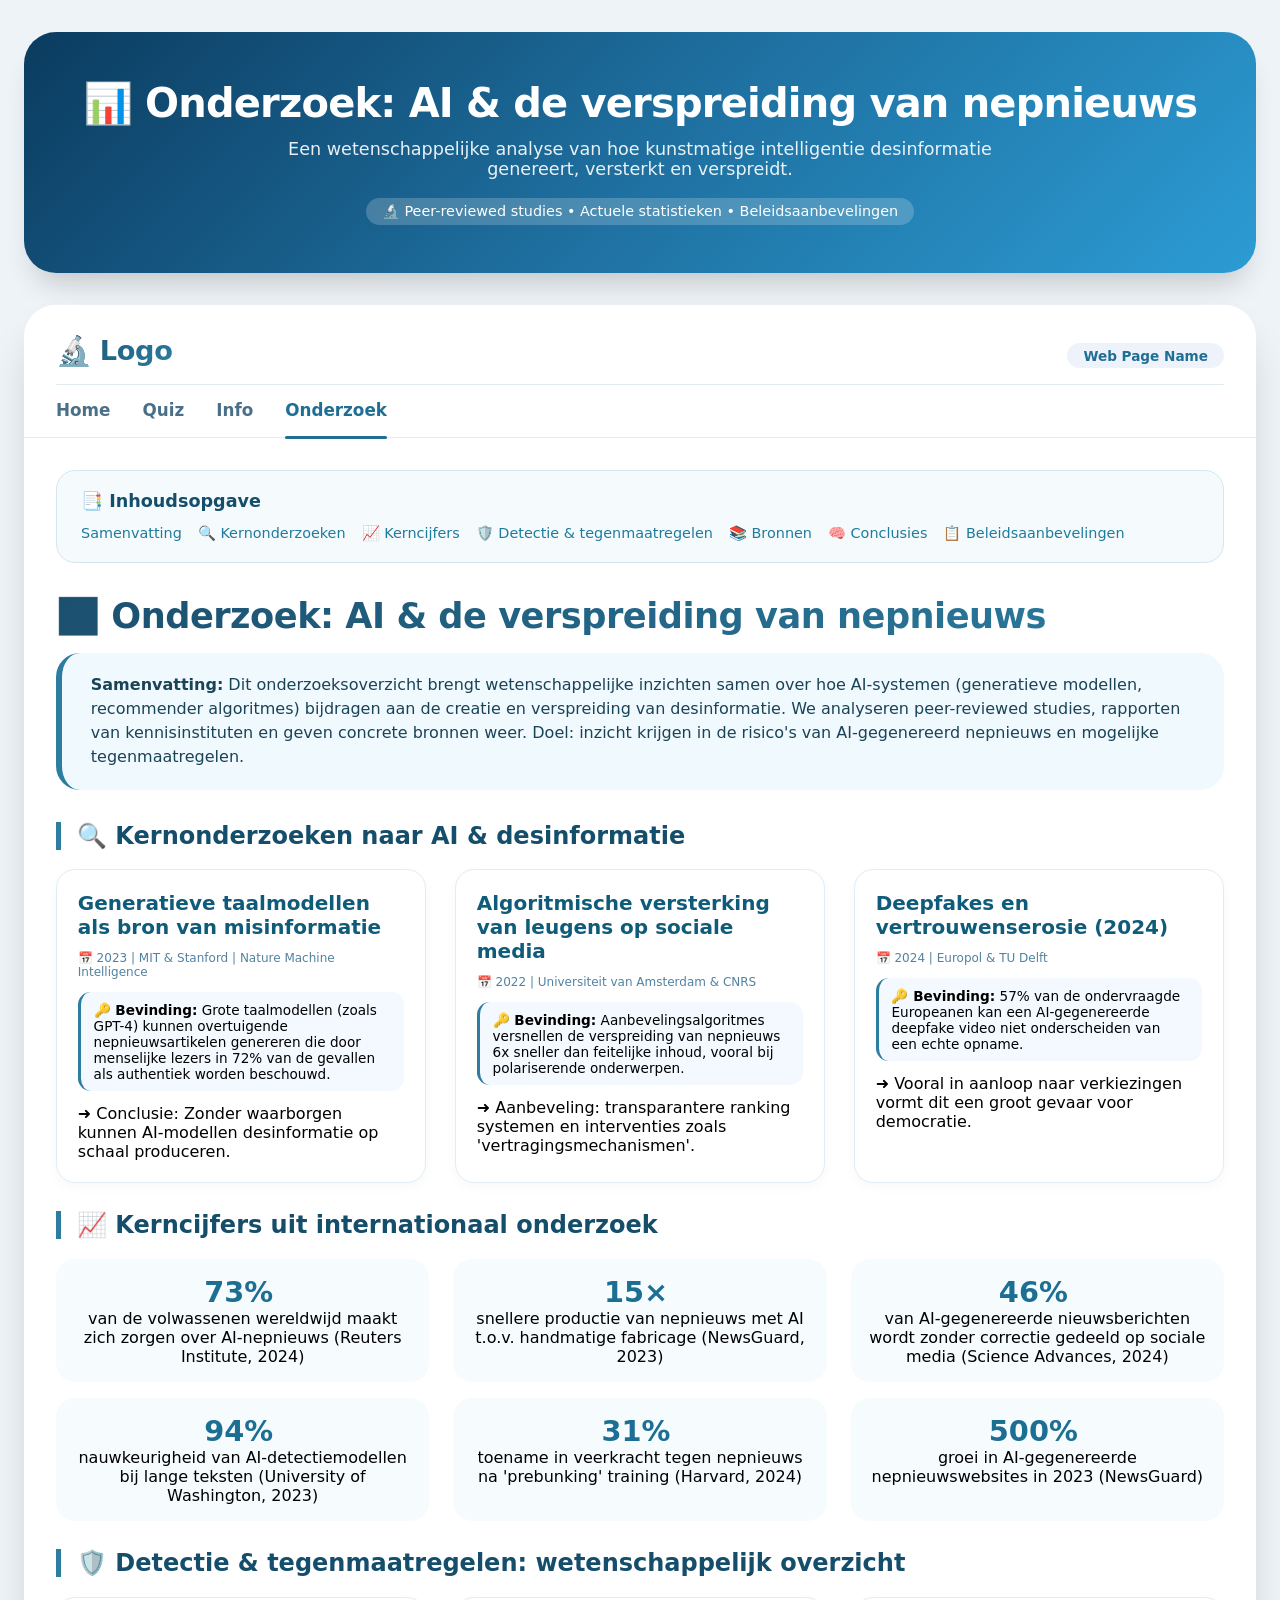
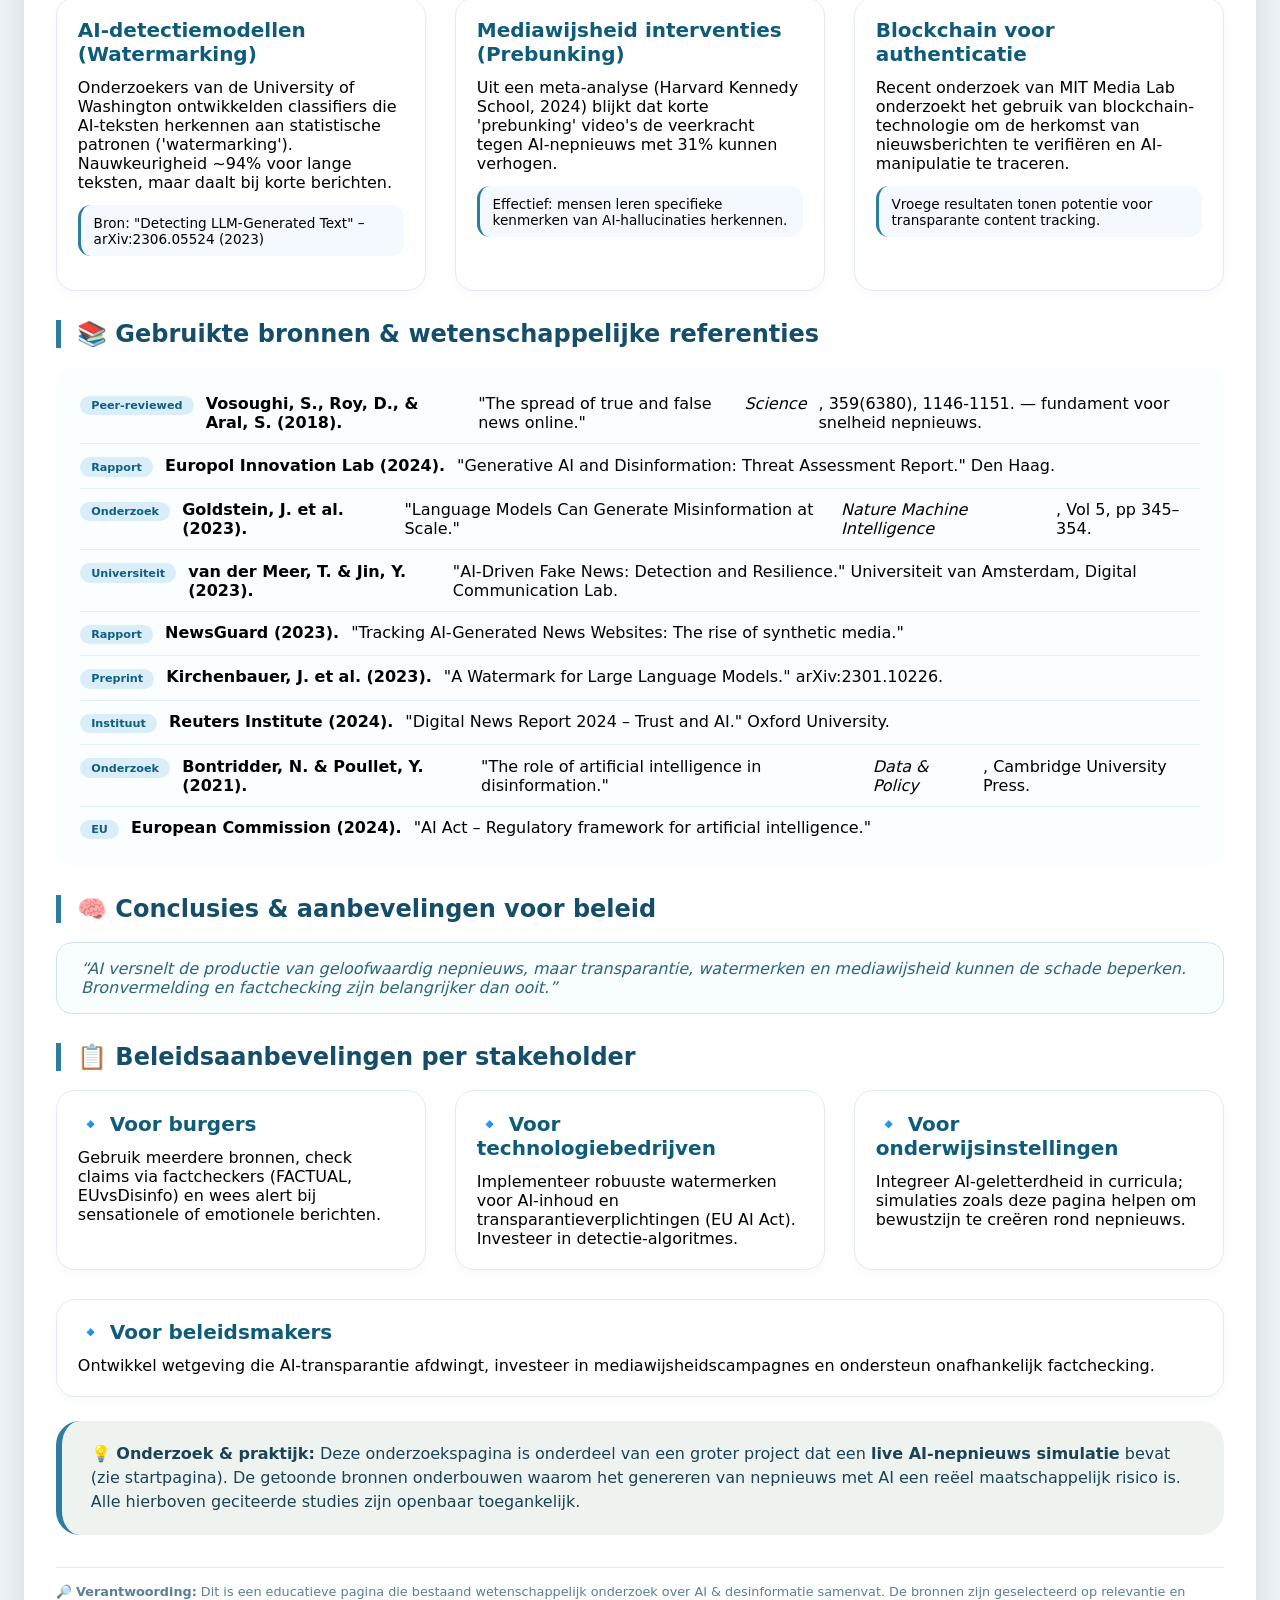
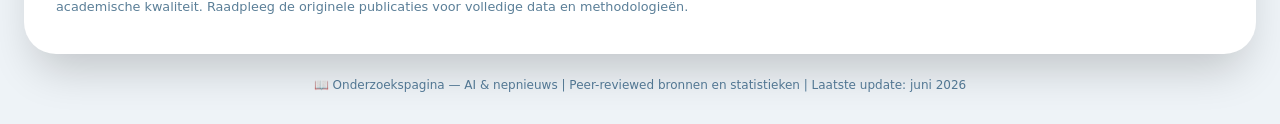
<file: Onderzoek.html>
<!DOCTYPE html>
<html lang="nl">
<head>
  <meta charset="UTF-8">
  <meta name="viewport" content="width=device-width, initial-scale=1.0, user-scalable=yes">
  <title>Onderzoek: AI & Nepnieuws | Academische bronnen & analyse</title>
  <style>
    * {
      margin: 0;
      padding: 0;
      box-sizing: border-box;
    }

    body {
      background: #eef3f7;
      font-family: system-ui, 'Segoe UI', 'Inter', 'Helvetica Neue', sans-serif;
      padding: 2rem 1.5rem;
      display: flex;
      flex-direction: column;
      align-items: center;
      justify-content: center;
    }

    /* BLAUWE HERO BANNER */
    .hero-banner {
      max-width: 1300px;
      width: 100%;
      margin-bottom: 2rem;
      background: linear-gradient(135deg, #0b3b5f, #1e6f9f, #2c9cd4);
      border-radius: 2rem;
      padding: 3rem 2rem;
      color: white;
      text-align: center;
      box-shadow: 0 20px 30px -12px rgba(0, 0, 0, 0.2);
      transition: all 0.3s;
      opacity: 0;
      transform: translateY(30px);
    }

    .hero-banner.visible {
      opacity: 1;
      transform: translateY(0);
    }

    .hero-banner h1 {
      font-size: 2.5rem;
      font-weight: 800;
      margin-bottom: 0.75rem;
      letter-spacing: -0.02em;
    }

    .hero-banner p {
      font-size: 1.1rem;
      max-width: 800px;
      margin: 0 auto;
      opacity: 0.9;
    }

    .hero-banner .hero-sub {
      margin-top: 1.2rem;
      font-size: 0.9rem;
      background: rgba(255,255,255,0.2);
      display: inline-block;
      padding: 0.3rem 1rem;
      border-radius: 60px;
      backdrop-filter: blur(4px);
    }

    .research-container {
      max-width: 1300px;
      width: 100%;
      background: white;
      border-radius: 2rem;
      box-shadow: 0 25px 45px -12px rgba(0, 0, 0, 0.2);
      overflow: hidden;
      transition: all 0.3s;
      opacity: 0;
      transform: translateY(30px);
    }

    .research-container.visible {
      opacity: 1;
      transform: translateY(0);
    }

    /* header & navigatie */
    .screen-header {
      padding: 1.8rem 2rem 0.8rem 2rem;
      border-bottom: 1px solid #e2edf2;
      background: white;
    }

    .logo-row {
      display: flex;
      align-items: baseline;
      justify-content: space-between;
      flex-wrap: wrap;
      margin-bottom: 0.75rem;
    }

    .logo {
      font-weight: 800;
      font-size: 1.7rem;
      letter-spacing: -0.3px;
      background: linear-gradient(135deg, #1b4f6e, #2c7da0);
      -webkit-background-clip: text;
      background-clip: text;
      color: transparent;
      display: inline-flex;
      align-items: center;
      gap: 8px;
    }

    .logo::before {
      content: "🔬";
      background: none;
      -webkit-background-clip: unset;
      background-clip: unset;
      color: #2c7da0;
      font-size: 1.8rem;
    }

    .webpage-name {
      font-size: 0.85rem;
      font-weight: 600;
      color: #1f6e94;
      background: #eef2fa;
      padding: 0.3rem 1rem;
      border-radius: 40px;
    }

    .nav-links {
      display: flex;
      gap: 2rem;
      margin-top: 1rem;
      border-top: 1px solid #e2edf2;
      padding-top: 0.9rem;
    }

    .nav-item {
      font-weight: 600;
      font-size: 1.05rem;
      color: #4a6f88;
      position: relative;
      padding-bottom: 0.3rem;
      cursor: pointer;
      background: none;
      border: none;
      font-family: inherit;
      transition: color 0.2s;
    }

    .nav-item:hover {
      color: #1f6e94;
    }

    .nav-item.active {
      color: #1f6e94;
    }

    .nav-item.active::after {
      content: '';
      position: absolute;
      bottom: -0.9rem;
      left: 0;
      width: 100%;
      height: 3px;
      background: #1f6e94;
      border-radius: 3px;
    }

    /* inhoud */
    .research-content {
      padding: 2rem 2rem 2.5rem;
    }

    /* Fade scroll classes */
    .fade-scroll {
      opacity: 0;
      transform: translateY(20px);
      transition: opacity 0.6s cubic-bezier(0.2, 0.9, 0.4, 1.1), transform 0.6s ease;
    }

    .fade-scroll.visible {
      opacity: 1;
      transform: translateY(0);
    }

    .page-title {
      font-size: 2.2rem;
      font-weight: 800;
      letter-spacing: -0.5px;
      background: linear-gradient(135deg, #1b4f6e, #2c7da0);
      -webkit-background-clip: text;
      background-clip: text;
      color: transparent;
      margin-bottom: 1rem;
    }

    .abstract {
      background: #f0f9fe;
      padding: 1.3rem 1.8rem;
      border-radius: 1.5rem;
      border-left: 6px solid #2c7da0;
      margin-bottom: 2rem;
      font-size: 1rem;
      line-height: 1.5;
      color: #1a4356;
    }

    .section-title {
      font-weight: 700;
      font-size: 1.5rem;
      color: #154e6b;
      border-left: 5px solid #2c7da0;
      padding-left: 1rem;
      margin: 1.8rem 0 1.2rem 0;
    }

    .subtitle {
      font-weight: 600;
      font-size: 1.2rem;
      color: #2c6b8f;
      margin: 1rem 0 0.5rem 0;
    }

    .research-grid {
      display: flex;
      flex-wrap: wrap;
      gap: 1.8rem;
      margin: 1rem 0 1.5rem;
    }

    .study-card {
      flex: 1;
      min-width: 280px;
      background: #ffffff;
      border-radius: 1.2rem;
      border: 1px solid #e0edf5;
      padding: 1.3rem;
      box-shadow: 0 4px 12px rgba(0, 0, 0, 0.03);
      transition: all 0.2s;
    }

    .study-card:hover {
      transform: translateY(-4px);
      box-shadow: 0 12px 24px rgba(0, 0, 0, 0.08);
    }

    .study-card h3 {
      font-size: 1.25rem;
      color: #0f5b7a;
      margin-bottom: 0.75rem;
    }

    .study-meta {
      font-size: 0.75rem;
      color: #5282a0;
      margin-bottom: 0.8rem;
      display: flex;
      flex-wrap: wrap;
      gap: 0.8rem;
    }

    .key-finding {
      background: #f3f9ff;
      border-radius: 0.8rem;
      padding: 0.6rem 0.8rem;
      margin: 0.8rem 0;
      font-size: 0.85rem;
      border-left: 3px solid #2c7da0;
    }

    .source-list {
      background: #fafeff;
      border-radius: 1.2rem;
      padding: 1rem 1.5rem;
      list-style: none;
      margin: 1rem 0;
    }

    .source-list li {
      padding: 0.7rem 0;
      border-bottom: 1px solid #e4f0f7;
      display: flex;
      align-items: baseline;
      gap: 12px;
    }

    .source-list li:last-child {
      border-bottom: none;
    }

    .source-badge {
      background: #d9eef9;
      color: #115e81;
      border-radius: 30px;
      padding: 0.2rem 0.7rem;
      font-size: 0.7rem;
      font-weight: 700;
      white-space: nowrap;
    }

    .quote {
      font-style: italic;
      color: #2c657e;
      background: #f8fdfe;
      padding: 1rem 1.5rem;
      border-radius: 1rem;
      margin: 1rem 0;
      border: 1px solid #cee5f0;
    }

    .stat-number {
      font-size: 1.8rem;
      font-weight: 800;
      color: #1c6f93;
      display: inline-block;
      margin-right: 0.5rem;
    }

    .stat-row {
      display: flex;
      flex-wrap: wrap;
      gap: 1.5rem;
      margin: 1rem 0;
    }

    .stat-box {
      background: #f6fbfe;
      border-radius: 1.2rem;
      padding: 1rem;
      text-align: center;
      flex: 1;
      transition: all 0.2s;
    }

    .stat-box:hover {
      transform: translateY(-2px);
      box-shadow: 0 4px 12px rgba(0, 0, 0, 0.05);
    }

    hr {
      margin: 1.5rem 0;
      border: none;
      height: 1px;
      background: linear-gradient(90deg, #cde3ef, transparent);
    }

    .footnote {
      font-size: 0.8rem;
      color: #5b7f98;
      margin-top: 1.5rem;
      padding-top: 1rem;
      border-top: 1px solid #e0edf2;
    }

    /* Inhoudsopgave */
    .table-of-contents {
      background: #f5fafd;
      border-radius: 1.2rem;
      padding: 1.2rem 1.5rem;
      margin-bottom: 2rem;
      border: 1px solid #d4e6f0;
    }

    .table-of-contents h3 {
      color: #154e6b;
      margin-bottom: 0.8rem;
      font-size: 1.1rem;
    }

    .toc-links {
      display: flex;
      flex-wrap: wrap;
      gap: 1rem;
      list-style: none;
    }

    .toc-links li a {
      color: #1f7b9e;
      text-decoration: none;
      font-size: 0.9rem;
      font-weight: 500;
      transition: color 0.2s;
      cursor: pointer;
    }

    .toc-links li a:hover {
      color: #0f4c5f;
      text-decoration: underline;
    }

    @media (max-width: 700px) {
      body {
        padding: 1rem;
      }
      .research-content {
        padding: 1.5rem;
      }
      .page-title {
        font-size: 1.8rem;
      }
      .hero-banner h1 {
        font-size: 1.8rem;
      }
      .hero-banner {
        padding: 2rem 1.2rem;
      }
    }
  </style>
</head>
<body>

<!-- BLAUWE HERO BANNER -->
<div class="hero-banner" id="heroBanner">
  <h1>📊 Onderzoek: AI & de verspreiding van nepnieuws</h1>
  <p>Een wetenschappelijke analyse van hoe kunstmatige intelligentie desinformatie genereert, versterkt en verspreidt.</p>
  <div class="hero-sub">🔬 Peer-reviewed studies • Actuele statistieken • Beleidsaanbevelingen</div>
</div>

<div class="research-container" id="researchContainer">
  <div class="screen-header">
    <div class="logo-row">
      <span class="logo">Logo</span>
      <span class="webpage-name">Web Page Name</span>
    </div>
    <div class="nav-links">
      <button class="nav-item" data-page="home">Home</button>
      <button class="nav-item" data-page="quiz">Quiz</button>
      <button class="nav-item" data-page="info">Info</button>
      <button class="nav-item active" data-page="research">Onderzoek</button>
    </div>
  </div>
  <div class="research-content" id="researchContent">
    <!-- Dynamische content wordt hier geladen -->
  </div>
</div>

<div style="text-align: center; margin-top: 1.5rem; font-size: 0.75rem; color: #557c99;">
  📖 Onderzoekspagina — AI & nepnieuws | Peer-reviewed bronnen en statistieken | Laatste update: juni 2026
</div>

<script>
  // Scroll Observer voor fade-in animaties
  const fadeObserver = new IntersectionObserver((entries) => {
    entries.forEach(entry => {
      if (entry.isIntersecting) {
        entry.target.classList.add('visible');
        fadeObserver.unobserve(entry.target);
      }
    });
  }, { threshold: 0.1, rootMargin: "0px 0px -20px 0px" });

  // Observer voor hero en main container
  const heroObserver = new IntersectionObserver((entries) => {
    entries.forEach(entry => {
      if (entry.isIntersecting) {
        entry.target.classList.add('visible');
        heroObserver.unobserve(entry.target);
      }
    });
  }, { threshold: 0.1 });

  // Onderzoekscontent (uitgebreid)
  function renderResearchContent() {
    const container = document.getElementById('researchContent');
    if (!container) return;

    container.innerHTML = `
      <!-- Inhoudsopgave -->
      <div class="table-of-contents fade-scroll">
        <h3>📑 Inhoudsopgave</h3>
        <ul class="toc-links">
          <li><a class="toc-link" data-section="summary">Samenvatting</a></li>
          <li><a class="toc-link" data-section="key-studies">🔍 Kernonderzoeken</a></li>
          <li><a class="toc-link" data-section="statistics">📈 Kerncijfers</a></li>
          <li><a class="toc-link" data-section="detection">🛡️ Detectie & tegenmaatregelen</a></li>
          <li><a class="toc-link" data-section="sources">📚 Bronnen</a></li>
          <li><a class="toc-link" data-section="conclusions">🧠 Conclusies</a></li>
          <li><a class="toc-link" data-section="policy">📋 Beleidsaanbevelingen</a></li>
        </ul>
      </div>

      <div id="summary" class="fade-scroll">
        <div class="page-title">📊 Onderzoek: AI & de verspreiding van nepnieuws</div>
        <div class="abstract">
          <strong>Samenvatting:</strong> Dit onderzoeksoverzicht brengt wetenschappelijke inzichten samen over hoe AI-systemen (generatieve modellen, recommender algoritmes) 
          bijdragen aan de creatie en verspreiding van desinformatie. We analyseren peer-reviewed studies, rapporten van kennisinstituten en geven concrete bronnen weer. 
          Doel: inzicht krijgen in de risico's van AI-gegenereerd nepnieuws en mogelijke tegenmaatregelen.
        </div>
      </div>

      <div id="key-studies" class="fade-scroll">
        <div class="section-title">🔍 Kernonderzoeken naar AI & desinformatie</div>
        <div class="research-grid">
          <div class="study-card">
            <h3>Generatieve taalmodellen als bron van misinformatie</h3>
            <div class="study-meta">📅 2023 | MIT & Stanford | Nature Machine Intelligence</div>
            <div class="key-finding">
              <strong>🔑 Bevinding:</strong> Grote taalmodellen (zoals GPT-4) kunnen overtuigende nepnieuwsartikelen genereren die door menselijke lezers in 72% van de gevallen als authentiek worden beschouwd.
            </div>
            <div>➜ Conclusie: Zonder waarborgen kunnen AI-modellen desinformatie op schaal produceren.</div>
          </div>
          <div class="study-card">
            <h3>Algoritmische versterking van leugens op sociale media</h3>
            <div class="study-meta">📅 2022 | Universiteit van Amsterdam & CNRS</div>
            <div class="key-finding">
              <strong>🔑 Bevinding:</strong> Aanbevelingsalgoritmes versnellen de verspreiding van nepnieuws 6x sneller dan feitelijke inhoud, vooral bij polariserende onderwerpen.
            </div>
            <div>➜ Aanbeveling: transparantere ranking systemen en interventies zoals 'vertragingsmechanismen'.</div>
          </div>
          <div class="study-card">
            <h3>Deepfakes en vertrouwenserosie (2024)</h3>
            <div class="study-meta">📅 2024 | Europol & TU Delft</div>
            <div class="key-finding">
              <strong>🔑 Bevinding:</strong> 57% van de ondervraagde Europeanen kan een AI-gegenereerde deepfake video niet onderscheiden van een echte opname.
            </div>
            <div>➜ Vooral in aanloop naar verkiezingen vormt dit een groot gevaar voor democratie.</div>
          </div>
        </div>
      </div>

      <div id="statistics" class="fade-scroll">
        <div class="section-title">📈 Kerncijfers uit internationaal onderzoek</div>
        <div class="stat-row">
          <div class="stat-box"><span class="stat-number">73%</span><br />van de volwassenen wereldwijd maakt zich zorgen over AI-nepnieuws (Reuters Institute, 2024)</div>
          <div class="stat-box"><span class="stat-number">15×</span><br />snellere productie van nepnieuws met AI t.o.v. handmatige fabricage (NewsGuard, 2023)</div>
          <div class="stat-box"><span class="stat-number">46%</span><br />van AI-gegenereerde nieuwsberichten wordt zonder correctie gedeeld op sociale media (Science Advances, 2024)</div>
        </div>
        <div class="stat-row">
          <div class="stat-box"><span class="stat-number">94%</span><br />nauwkeurigheid van AI-detectiemodellen bij lange teksten (University of Washington, 2023)</div>
          <div class="stat-box"><span class="stat-number">31%</span><br />toename in veerkracht tegen nepnieuws na 'prebunking' training (Harvard, 2024)</div>
          <div class="stat-box"><span class="stat-number">500%</span><br />groei in AI-gegenereerde nepnieuwswebsites in 2023 (NewsGuard)</div>
        </div>
      </div>

      <div id="detection" class="fade-scroll">
        <div class="section-title">🛡️ Detectie & tegenmaatregelen: wetenschappelijk overzicht</div>
        <div class="research-grid">
          <div class="study-card">
            <h3>AI-detectiemodellen (Watermarking)</h3>
            <p>Onderzoekers van de University of Washington ontwikkelden classifiers die AI-teksten herkennen aan statistische patronen ('watermarking'). Nauwkeurigheid ~94% voor lange teksten, maar daalt bij korte berichten.</p>
            <div class="key-finding">Bron: "Detecting LLM-Generated Text" – arXiv:2306.05524 (2023)</div>
          </div>
          <div class="study-card">
            <h3>Mediawijsheid interventies (Prebunking)</h3>
            <p>Uit een meta-analyse (Harvard Kennedy School, 2024) blijkt dat korte 'prebunking' video's de veerkracht tegen AI-nepnieuws met 31% kunnen verhogen.</p>
            <div class="key-finding">Effectief: mensen leren specifieke kenmerken van AI-hallucinaties herkennen.</div>
          </div>
          <div class="study-card">
            <h3>Blockchain voor authenticatie</h3>
            <p>Recent onderzoek van MIT Media Lab onderzoekt het gebruik van blockchain-technologie om de herkomst van nieuwsberichten te verifiëren en AI-manipulatie te traceren.</p>
            <div class="key-finding">Vroege resultaten tonen potentie voor transparante content tracking.</div>
          </div>
        </div>
      </div>

      <div id="sources" class="fade-scroll">
        <div class="section-title">📚 Gebruikte bronnen & wetenschappelijke referenties</div>
        <ul class="source-list">
          <li><span class="source-badge">Peer-reviewed</span> <strong>Vosoughi, S., Roy, D., & Aral, S. (2018).</strong> "The spread of true and false news online." <em>Science</em>, 359(6380), 1146-1151. — fundament voor snelheid nepnieuws.</li>
          <li><span class="source-badge">Rapport</span> <strong>Europol Innovation Lab (2024).</strong> "Generative AI and Disinformation: Threat Assessment Report." Den Haag.</li>
          <li><span class="source-badge">Onderzoek</span> <strong>Goldstein, J. et al. (2023).</strong> "Language Models Can Generate Misinformation at Scale." <em>Nature Machine Intelligence</em>, Vol 5, pp 345–354.</li>
          <li><span class="source-badge">Universiteit</span> <strong>van der Meer, T. & Jin, Y. (2023).</strong> "AI-Driven Fake News: Detection and Resilience." Universiteit van Amsterdam, Digital Communication Lab.</li>
          <li><span class="source-badge">Rapport</span> <strong>NewsGuard (2023).</strong> "Tracking AI-Generated News Websites: The rise of synthetic media."</li>
          <li><span class="source-badge">Preprint</span> <strong>Kirchenbauer, J. et al. (2023).</strong> "A Watermark for Large Language Models." arXiv:2301.10226.</li>
          <li><span class="source-badge">Instituut</span> <strong>Reuters Institute (2024).</strong> "Digital News Report 2024 – Trust and AI." Oxford University.</li>
          <li><span class="source-badge">Onderzoek</span> <strong>Bontridder, N. & Poullet, Y. (2021).</strong> "The role of artificial intelligence in disinformation." <em>Data & Policy</em>, Cambridge University Press.</li>
          <li><span class="source-badge">EU</span> <strong>European Commission (2024).</strong> "AI Act – Regulatory framework for artificial intelligence."</li>
        </ul>
      </div>

      <div id="conclusions" class="fade-scroll">
        <div class="section-title">🧠 Conclusies & aanbevelingen voor beleid</div>
        <div class="quote">
          “AI versnelt de productie van geloofwaardig nepnieuws, maar transparantie, watermerken en mediawijsheid kunnen de schade beperken. 
          Bronvermelding en factchecking zijn belangrijker dan ooit.”
        </div>
      </div>

      <div id="policy" class="fade-scroll">
        <div class="section-title">📋 Beleidsaanbevelingen per stakeholder</div>
        <div class="research-grid">
          <div class="study-card">
            <h3>🔹 Voor burgers</h3>
            <p>Gebruik meerdere bronnen, check claims via factcheckers (FACTUAL, EUvsDisinfo) en wees alert bij sensationele of emotionele berichten.</p>
          </div>
          <div class="study-card">
            <h3>🔹 Voor technologiebedrijven</h3>
            <p>Implementeer robuuste watermerken voor AI-inhoud en transparantieverplichtingen (EU AI Act). Investeer in detectie-algoritmes.</p>
          </div>
          <div class="study-card">
            <h3>🔹 Voor onderwijsinstellingen</h3>
            <p>Integreer AI-geletterdheid in curricula; simulaties zoals deze pagina helpen om bewustzijn te creëren rond nepnieuws.</p>
          </div>
          <div class="study-card">
            <h3>🔹 Voor beleidsmakers</h3>
            <p>Ontwikkel wetgeving die AI-transparantie afdwingt, investeer in mediawijsheidscampagnes en ondersteun onafhankelijk factchecking.</p>
          </div>
        </div>
      </div>

      <div class="abstract fade-scroll" style="background: #eef3f0; border-left-color: #2c7da0; margin-top: 1.5rem;">
        <strong>💡 Onderzoek & praktijk:</strong> Deze onderzoekspagina is onderdeel van een groter project dat een <strong>live AI-nepnieuws simulatie</strong> bevat (zie startpagina). 
        De getoonde bronnen onderbouwen waarom het genereren van nepnieuws met AI een reëel maatschappelijk risico is. Alle hierboven geciteerde studies zijn openbaar toegankelijk.
      </div>

      <div class="footnote fade-scroll">
        🔎 <strong>Verantwoording:</strong> Dit is een educatieve pagina die bestaand wetenschappelijk onderzoek over AI & desinformatie samenvat. 
        De bronnen zijn geselecteerd op relevantie en academische kwaliteit. Raadpleeg de originele publicaties voor volledige data en methodologieën.
      </div>
    `;

    // Observer toevoegen aan alle fade-scroll elementen
    const newFadeElements = container.querySelectorAll('.fade-scroll');
    newFadeElements.forEach(el => fadeObserver.observe(el));

    // Inhoudsopgave links functionaliteit
    const tocLinks = document.querySelectorAll('.toc-link');
    tocLinks.forEach(link => {
      link.addEventListener('click', (e) => {
        e.preventDefault();
        const sectionId = link.getAttribute('data-section');
        const sectionElement = document.getElementById(sectionId);
        if (sectionElement) {
          sectionElement.scrollIntoView({ behavior: 'smooth', block: 'start' });
        }
      });
    });
  }

  // Placeholder voor andere pagina's (navigatie)
  function renderHomePlaceholder() {
    const container = document.getElementById('researchContent');
    if (!container) return;
    container.innerHTML = `
      <div class="fade-scroll">
        <div class="page-title">🏠 Home</div>
        <div class="abstract">
          Welkom bij het AI-onderzoeksplatform. Gebruik de navigatie hierboven om naar de Onderzoekspagina te gaan voor een uitgebreide analyse van AI en nepnieuws.
        </div>
      </div>
    `;
    const newFadeElements = container.querySelectorAll('.fade-scroll');
    newFadeElements.forEach(el => fadeObserver.observe(el));
  }

  function renderQuizPlaceholder() {
    const container = document.getElementById('researchContent');
    if (!container) return;
    container.innerHTML = `
      <div class="fade-scroll">
        <div class="page-title">📝 AI Kennisquiz</div>
        <div class="abstract">
          <strong>Test je kennis over AI en desinformatie!</strong><br /><br />
          <strong>Vraag 1:</strong> Hoe snel verspreidt nepnieuws zich volgens onderzoek?<br />
          <em>Antwoord: 6x sneller dan feitelijke inhoud.</em><br /><br />
          <strong>Vraag 2:</strong> Wat is een effectieve methode om AI-nepnieuws te detecteren?<br />
          <em>Antwoord: Watermarking en bronnenverificatie.</em><br /><br />
          <strong>Vraag 3:</strong> Welk percentage Europeanen kan een deepfake niet herkennen?<br />
          <em>Antwoord: 57% (Europol, 2024).</em>
        </div>
      </div>
    `;
    const newFadeElements = container.querySelectorAll('.fade-scroll');
    newFadeElements.forEach(el => fadeObserver.observe(el));
  }

  function renderInfoPlaceholder() {
    const container = document.getElementById('researchContent');
    if (!container) return;
    container.innerHTML = `
      <div class="fade-scroll">
        <div class="page-title">ℹ️ Informatie</div>
        <div class="abstract">
          Deze website biedt informatie over AI, nepnieuws en de wisselwerking tussen beide. 
          Bezoek de Onderzoekspagina voor een uitgebreide academische analyse met bronvermeldingen.
        </div>
      </div>
    `;
    const newFadeElements = container.querySelectorAll('.fade-scroll');
    newFadeElements.forEach(el => fadeObserver.observe(el));
  }

  // Navigatie functie
  function navigateTo(page) {
    const navHome = document.querySelector('.nav-item[data-page="home"]');
    const navQuiz = document.querySelector('.nav-item[data-page="quiz"]');
    const navInfo = document.querySelector('.nav-item[data-page="info"]');
    const navResearch = document.querySelector('.nav-item[data-page="research"]');
    
    // Update active classes
    if (navHome) navHome.classList.remove('active');
    if (navQuiz) navQuiz.classList.remove('active');
    if (navInfo) navInfo.classList.remove('active');
    if (navResearch) navResearch.classList.remove('active');
    
    if (page === 'home') {
      if (navHome) navHome.classList.add('active');
      renderHomePlaceholder();
    } else if (page === 'quiz') {
      if (navQuiz) navQuiz.classList.add('active');
      renderQuizPlaceholder();
    } else if (page === 'info') {
      if (navInfo) navInfo.classList.add('active');
      renderInfoPlaceholder();
    } else if (page === 'research') {
      if (navResearch) navResearch.classList.add('active');
      renderResearchContent();
    }
    
    window.scrollTo({ top: 0, behavior: 'smooth' });
  }

  // Initialisatie
  document.addEventListener('DOMContentLoaded', () => {
    // Observer voor hero banner en main container
    const heroEl = document.getElementById('heroBanner');
    const researchContainer = document.getElementById('researchContainer');
    if (heroEl) heroObserver.observe(heroEl);
    if (researchContainer) heroObserver.observe(researchContainer);
    
    // Start met research content
    renderResearchContent();
    
    // Navigatie event listeners
    const navHome = document.querySelector('.nav-item[data-page="home"]');
    const navQuiz = document.querySelector('.nav-item[data-page="quiz"]');
    const navInfo = document.querySelector('.nav-item[data-page="info"]');
    const navResearch = document.querySelector('.nav-item[data-page="research"]');
    
    if (navHome) navHome.addEventListener('click', () => navigateTo('home'));
    if (navQuiz) navQuiz.addEventListener('click', () => navigateTo('quiz'));
    if (navInfo) navInfo.addEventListener('click', () => navigateTo('info'));
    if (navResearch) navResearch.addEventListener('click', () => navigateTo('research'));
  });
</script>
</body>
</html>
</file>
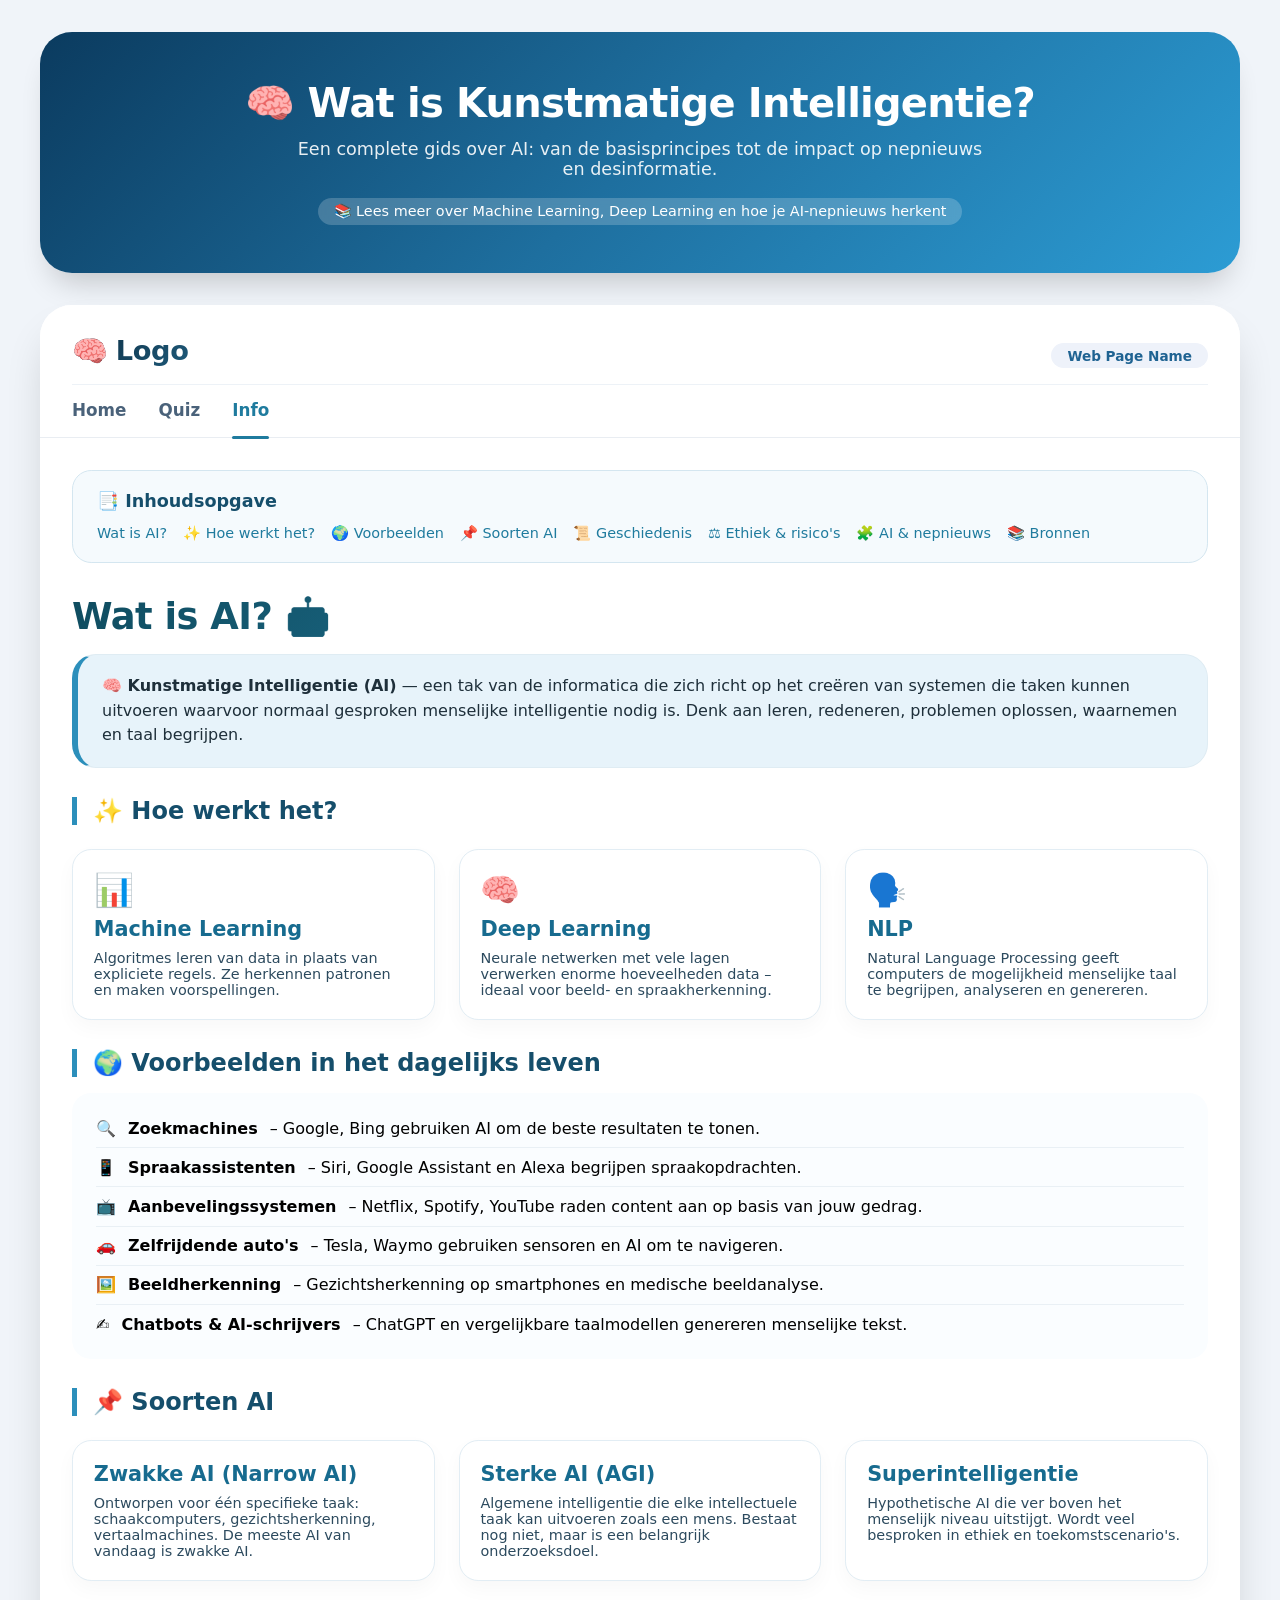
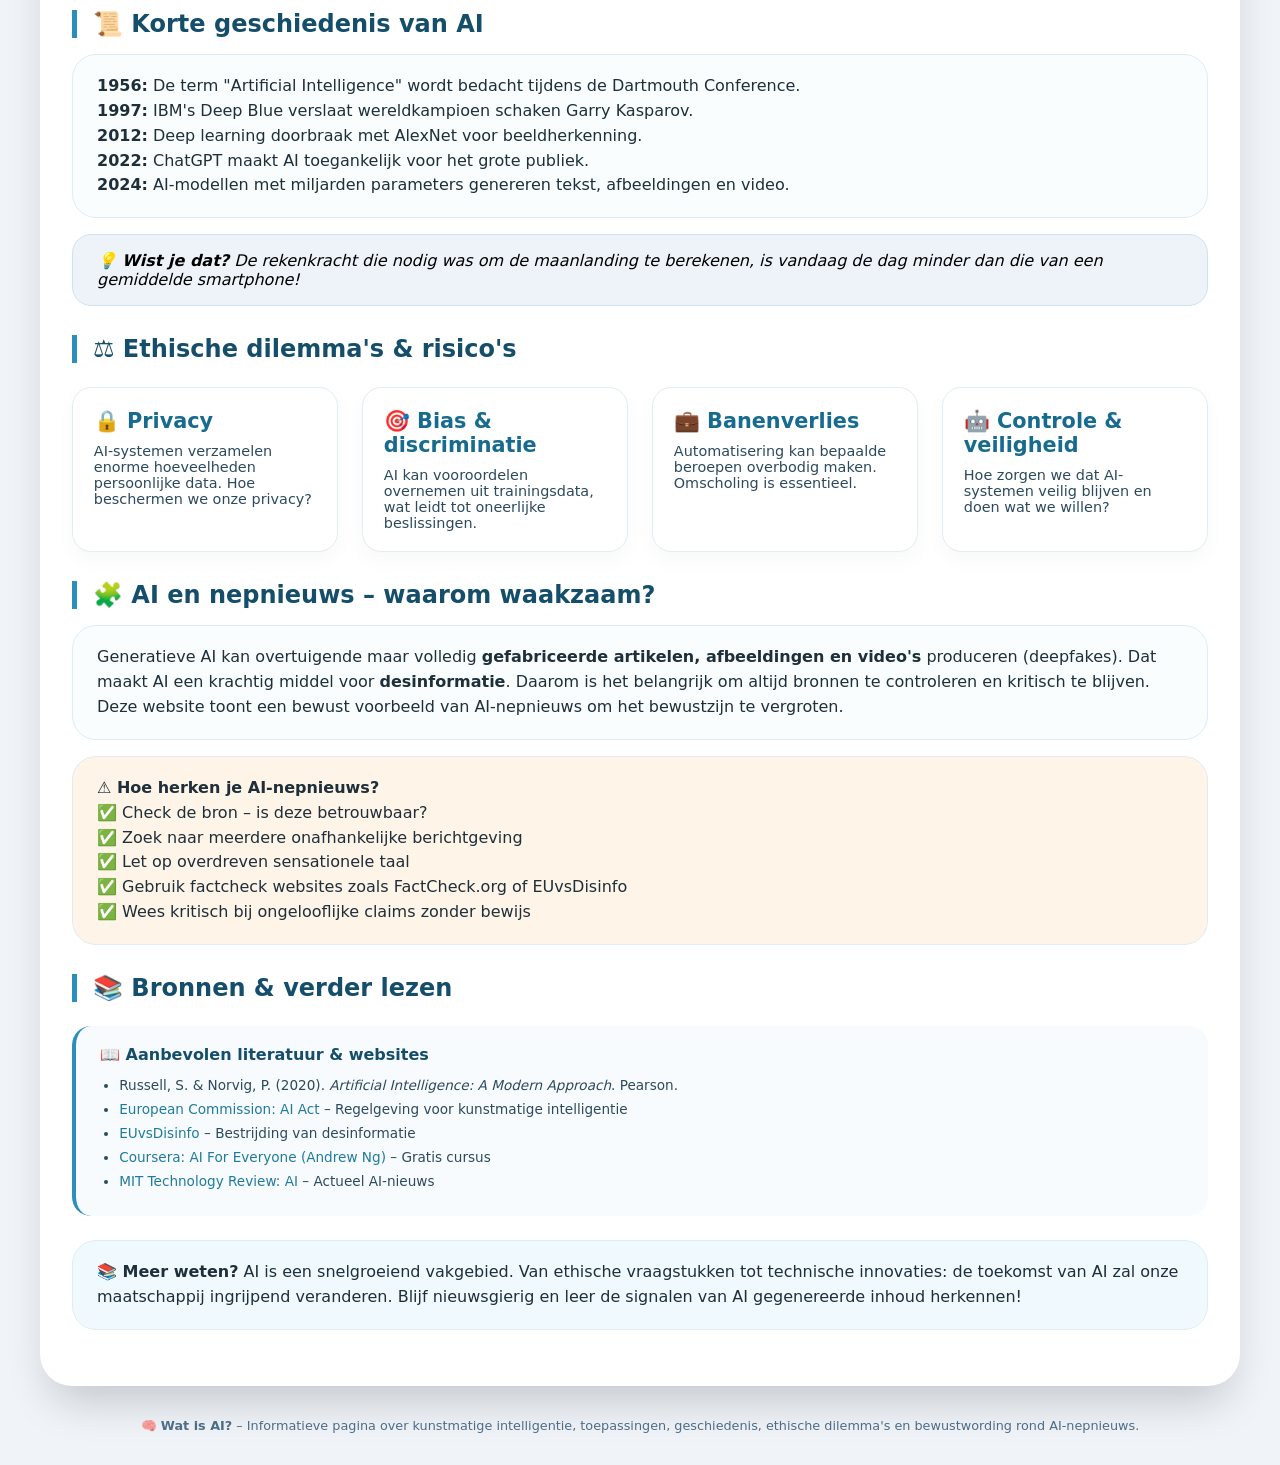
<file: Wat-Is-Ai.html>
<!DOCTYPE html>
<html lang="nl">
<head>
  <meta charset="UTF-8">
  <meta name="viewport" content="width=device-width, initial-scale=1.0, user-scalable=yes">
  <title>Wat is AI? | Uitgebreide informatie over Kunstmatige Intelligentie</title>
  <style>
    * {
      margin: 0;
      padding: 0;
      box-sizing: border-box;
    }

    body {
      background: #f0f4f9;
      font-family: system-ui, 'Segoe UI', 'Inter', 'Helvetica Neue', sans-serif;
      padding: 2rem 1.5rem;
      display: flex;
      flex-direction: column;
      align-items: center;
      justify-content: center;
    }

    /* BLAUWE HERO BANNER */
    .hero-banner {
      max-width: 1200px;
      width: 100%;
      margin-bottom: 2rem;
      background: linear-gradient(135deg, #0b3b5f, #1e6f9f, #2c9cd4);
      border-radius: 2rem;
      padding: 3rem 2rem;
      color: white;
      text-align: center;
      box-shadow: 0 20px 30px -12px rgba(0, 0, 0, 0.2);
      transition: all 0.3s;
      opacity: 0;
      transform: translateY(30px);
    }

    .hero-banner.visible {
      opacity: 1;
      transform: translateY(0);
    }

    .hero-banner h1 {
      font-size: 2.5rem;
      font-weight: 800;
      margin-bottom: 0.75rem;
      letter-spacing: -0.02em;
    }

    .hero-banner p {
      font-size: 1.1rem;
      max-width: 700px;
      margin: 0 auto;
      opacity: 0.9;
    }

    .hero-banner .hero-sub {
      margin-top: 1.2rem;
      font-size: 0.9rem;
      background: rgba(255,255,255,0.2);
      display: inline-block;
      padding: 0.3rem 1rem;
      border-radius: 60px;
      backdrop-filter: blur(4px);
    }

    /* hoofdpagina container */
    .ai-page {
      max-width: 1200px;
      width: 100%;
      background: white;
      border-radius: 2rem;
      box-shadow: 0 25px 45px -12px rgba(0, 0, 0, 0.2);
      overflow: hidden;
      transition: all 0.3s;
      opacity: 0;
      transform: translateY(30px);
    }

    .ai-page.visible {
      opacity: 1;
      transform: translateY(0);
    }

    /* header */
    .screen-header {
      padding: 1.8rem 2rem 0.8rem 2rem;
      border-bottom: 1px solid #e9edf2;
      background: white;
    }

    .logo-row {
      display: flex;
      align-items: baseline;
      justify-content: space-between;
      flex-wrap: wrap;
      margin-bottom: 0.75rem;
    }

    .logo {
      font-weight: 800;
      font-size: 1.7rem;
      letter-spacing: -0.3px;
      background: linear-gradient(135deg, #0b2b40, #1e5a7a);
      -webkit-background-clip: text;
      background-clip: text;
      color: transparent;
      display: inline-flex;
      align-items: center;
      gap: 8px;
    }

    .logo::before {
      content: "🧠";
      background: none;
      -webkit-background-clip: unset;
      background-clip: unset;
      color: #2c8fbb;
      font-size: 1.8rem;
    }

    .webpage-name {
      font-size: 0.85rem;
      font-weight: 600;
      color: #1f6392;
      background: #eef2fa;
      padding: 0.3rem 1rem;
      border-radius: 40px;
    }

    /* navigatie - interactief */
    .nav-links {
      display: flex;
      gap: 2rem;
      margin-top: 1rem;
      border-top: 1px solid #edf2f7;
      padding-top: 0.9rem;
    }

    .nav-item {
      font-weight: 600;
      font-size: 1.05rem;
      color: #4a627a;
      cursor: pointer;
      position: relative;
      padding-bottom: 0.3rem;
      transition: color 0.2s;
      background: none;
      border: none;
      font-family: inherit;
    }

    .nav-item:hover {
      color: #1f7b9e;
    }

    .nav-item.active {
      color: #1f7b9e;
    }

    .nav-item.active::after {
      content: '';
      position: absolute;
      bottom: -0.9rem;
      left: 0;
      width: 100%;
      height: 3px;
      background: #1f7b9e;
      border-radius: 3px;
    }

    /* inhoud */
    .card-content {
      padding: 2rem 2rem 2.5rem;
    }

    /* Fade scroll classes */
    .fade-scroll {
      opacity: 0;
      transform: translateY(20px);
      transition: opacity 0.6s cubic-bezier(0.2, 0.9, 0.4, 1.1), transform 0.6s ease;
    }

    .fade-scroll.visible {
      opacity: 1;
      transform: translateY(0);
    }

    .page-title {
      font-size: 2.3rem;
      font-weight: 800;
      letter-spacing: -0.5px;
      background: linear-gradient(135deg, #0f4c5f, #2c8fbb);
      -webkit-background-clip: text;
      background-clip: text;
      color: transparent;
      margin-bottom: 1rem;
    }

    .section-title {
      font-weight: 700;
      font-size: 1.5rem;
      color: #154e6b;
      border-left: 5px solid #2c8fbb;
      padding-left: 1rem;
      margin: 1.8rem 0 1rem 0;
    }

    .text-block {
      background: #f9fdfe;
      padding: 1.2rem 1.5rem;
      border-radius: 1.5rem;
      color: #1e2f3a;
      line-height: 1.55;
      font-size: 1rem;
      border: 1px solid #dfecf3;
      margin-bottom: 1rem;
    }

    .highlight {
      background: #e7f3fa;
      border-left: 6px solid #2c8fbb;
      font-weight: 500;
    }

    .grid-2col {
      display: flex;
      flex-wrap: wrap;
      gap: 1.5rem;
      margin: 1.5rem 0;
    }

    .info-card {
      flex: 1;
      min-width: 200px;
      background: white;
      border-radius: 1.2rem;
      padding: 1.3rem;
      box-shadow: 0 8px 20px rgba(0, 0, 0, 0.03);
      border: 1px solid #e2edf4;
      transition: 0.2s;
    }

    .info-card:hover {
      transform: translateY(-4px);
      box-shadow: 0 12px 24px rgba(0, 0, 0, 0.08);
    }

    .info-card h3 {
      font-size: 1.3rem;
      margin-bottom: 0.6rem;
      color: #176b8f;
    }

    .info-card p {
      font-size: 0.9rem;
      color: #2c4a5e;
    }

    .ai-icon {
      font-size: 2rem;
      margin-bottom: 0.5rem;
    }

    .example-list {
      background: #fafdff;
      border-radius: 1.2rem;
      padding: 1rem 1.5rem;
      list-style-type: none;
    }

    .example-list li {
      padding: 0.6rem 0;
      border-bottom: 1px solid #e9f0f5;
      display: flex;
      align-items: center;
      gap: 12px;
    }

    .example-list li:last-child {
      border-bottom: none;
    }

    .fun-fact {
      background: #eef3fa;
      border-radius: 1.2rem;
      padding: 1rem 1.5rem;
      margin: 1rem 0;
      border: 1px solid #cde3ef;
      font-style: italic;
    }

    /* Inhoudsopgave styling */
    .table-of-contents {
      background: #f5fafd;
      border-radius: 1.2rem;
      padding: 1.2rem 1.5rem;
      margin-bottom: 2rem;
      border: 1px solid #d4e6f0;
    }

    .table-of-contents h3 {
      color: #154e6b;
      margin-bottom: 0.8rem;
      font-size: 1.1rem;
    }

    .toc-links {
      display: flex;
      flex-wrap: wrap;
      gap: 1rem;
      list-style: none;
    }

    .toc-links li a {
      color: #1f7b9e;
      text-decoration: none;
      font-size: 0.9rem;
      font-weight: 500;
      transition: color 0.2s;
      cursor: pointer;
    }

    .toc-links li a:hover {
      color: #0f4c5f;
      text-decoration: underline;
    }

    /* Bronnen sectie */
    .sources-section {
      background: #f8fbfd;
      border-radius: 1.2rem;
      padding: 1.2rem 1.5rem;
      margin: 1.5rem 0;
      border-left: 4px solid #2c8fbb;
    }

    .sources-section h4 {
      color: #154e6b;
      margin-bottom: 0.8rem;
    }

    .sources-section ul {
      padding-left: 1.2rem;
    }

    .sources-section li {
      margin: 0.5rem 0;
      font-size: 0.85rem;
      color: #2c4a5e;
    }

    .sources-section a {
      color: #1f7b9e;
      text-decoration: none;
    }

    .sources-section a:hover {
      text-decoration: underline;
    }

    @media (max-width: 700px) {
      body {
        padding: 1rem;
      }
      .card-content {
        padding: 1.5rem;
      }
      .page-title {
        font-size: 1.8rem;
      }
      .section-title {
        font-size: 1.3rem;
      }
      .hero-banner h1 {
        font-size: 1.8rem;
      }
      .hero-banner {
        padding: 2rem 1.2rem;
      }
    }
  </style>
</head>
<body>

<!-- BLAUWE HERO BANNER -->
<div class="hero-banner" id="heroBanner">
  <h1>🧠 Wat is Kunstmatige Intelligentie?</h1>
  <p>Een complete gids over AI: van de basisprincipes tot de impact op nepnieuws en desinformatie.</p>
  <div class="hero-sub">📚 Lees meer over Machine Learning, Deep Learning en hoe je AI-nepnieuws herkent</div>
</div>

<div class="ai-page" id="aiPage">
  <div class="screen-header">
    <div class="logo-row">
      <span class="logo">Logo</span>
      <span class="webpage-name">Web Page Name</span>
    </div>
    <div class="nav-links">
      <button class="nav-item" data-page="home">Home</button>
      <button class="nav-item" data-page="quiz">Quiz</button>
      <button class="nav-item active" data-page="info">Info</button>
    </div>
  </div>
  <div class="card-content" id="cardContent">
    <!-- Dynamische content wordt hier geladen -->
  </div>
</div>

<div style="text-align: center; margin-top: 2rem; font-size: 0.8rem; color: #4f6f8a; max-width: 1000px;">
  🧠 <strong>Wat is AI?</strong> – Informatieve pagina over kunstmatige intelligentie, toepassingen, geschiedenis, ethische dilemma's en bewustwording rond AI-nepnieuws.
</div>

<script>
  // Scroll Observer voor fade-in animaties
  const fadeObserver = new IntersectionObserver((entries) => {
    entries.forEach(entry => {
      if (entry.isIntersecting) {
        entry.target.classList.add('visible');
        fadeObserver.unobserve(entry.target);
      }
    });
  }, { threshold: 0.1, rootMargin: "0px 0px -20px 0px" });

  // Observer voor hero en main container
  const heroObserver = new IntersectionObserver((entries) => {
    entries.forEach(entry => {
      if (entry.isIntersecting) {
        entry.target.classList.add('visible');
        heroObserver.unobserve(entry.target);
      }
    });
  }, { threshold: 0.1 });

  // Globaal voor navigatie
  let currentPage = 'info';

  // INFO content (uitgebreid)
  function renderInfoContent() {
    const container = document.getElementById('cardContent');
    if (!container) return;

    container.innerHTML = `
      <!-- Inhoudsopgave -->
      <div class="table-of-contents fade-scroll">
        <h3>📑 Inhoudsopgave</h3>
        <ul class="toc-links">
          <li><a class="toc-link" data-section="intro">Wat is AI?</a></li>
          <li><a class="toc-link" data-section="how">✨ Hoe werkt het?</a></li>
          <li><a class="toc-link" data-section="examples">🌍 Voorbeelden</a></li>
          <li><a class="toc-link" data-section="types">📌 Soorten AI</a></li>
          <li><a class="toc-link" data-section="history">📜 Geschiedenis</a></li>
          <li><a class="toc-link" data-section="ethics">⚖️ Ethiek & risico's</a></li>
          <li><a class="toc-link" data-section="fakenews">🧩 AI & nepnieuws</a></li>
          <li><a class="toc-link" data-section="sources">📚 Bronnen</a></li>
        </ul>
      </div>

      <div id="intro" class="fade-scroll">
        <div class="page-title">Wat is AI? 🤖</div>
        <div class="text-block highlight">
          <strong>🧠 Kunstmatige Intelligentie (AI)</strong> — een tak van de informatica die zich richt op het creëren van systemen die taken kunnen uitvoeren waarvoor normaal gesproken menselijke intelligentie nodig is. Denk aan leren, redeneren, problemen oplossen, waarnemen en taal begrijpen.
        </div>
      </div>

      <div id="how" class="fade-scroll">
        <div class="section-title">✨ Hoe werkt het?</div>
        <div class="grid-2col">
          <div class="info-card">
            <div class="ai-icon">📊</div>
            <h3>Machine Learning</h3>
            <p>Algoritmes leren van data in plaats van expliciete regels. Ze herkennen patronen en maken voorspellingen.</p>
          </div>
          <div class="info-card">
            <div class="ai-icon">🧠</div>
            <h3>Deep Learning</h3>
            <p>Neurale netwerken met vele lagen verwerken enorme hoeveelheden data – ideaal voor beeld- en spraakherkenning.</p>
          </div>
          <div class="info-card">
            <div class="ai-icon">🗣️</div>
            <h3>NLP</h3>
            <p>Natural Language Processing geeft computers de mogelijkheid menselijke taal te begrijpen, analyseren en genereren.</p>
          </div>
        </div>
      </div>

      <div id="examples" class="fade-scroll">
        <div class="section-title">🌍 Voorbeelden in het dagelijks leven</div>
        <ul class="example-list">
          <li>🔍 <strong>Zoekmachines</strong> – Google, Bing gebruiken AI om de beste resultaten te tonen.</li>
          <li>📱 <strong>Spraakassistenten</strong> – Siri, Google Assistant en Alexa begrijpen spraakopdrachten.</li>
          <li>📺 <strong>Aanbevelingssystemen</strong> – Netflix, Spotify, YouTube raden content aan op basis van jouw gedrag.</li>
          <li>🚗 <strong>Zelfrijdende auto's</strong> – Tesla, Waymo gebruiken sensoren en AI om te navigeren.</li>
          <li>🖼️ <strong>Beeldherkenning</strong> – Gezichtsherkenning op smartphones en medische beeldanalyse.</li>
          <li>✍️ <strong>Chatbots & AI-schrijvers</strong> – ChatGPT en vergelijkbare taalmodellen genereren menselijke tekst.</li>
        </ul>
      </div>

      <div id="types" class="fade-scroll">
        <div class="section-title">📌 Soorten AI</div>
        <div class="grid-2col">
          <div class="info-card">
            <h3>Zwakke AI (Narrow AI)</h3>
            <p>Ontworpen voor één specifieke taak: schaakcomputers, gezichtsherkenning, vertaalmachines. De meeste AI van vandaag is zwakke AI.</p>
          </div>
          <div class="info-card">
            <h3>Sterke AI (AGI)</h3>
            <p>Algemene intelligentie die elke intellectuele taak kan uitvoeren zoals een mens. Bestaat nog niet, maar is een belangrijk onderzoeksdoel.</p>
          </div>
          <div class="info-card">
            <h3>Superintelligentie</h3>
            <p>Hypothetische AI die ver boven het menselijk niveau uitstijgt. Wordt veel besproken in ethiek en toekomstscenario's.</p>
          </div>
        </div>
      </div>

      <div id="history" class="fade-scroll">
        <div class="section-title">📜 Korte geschiedenis van AI</div>
        <div class="text-block">
          <strong>1956:</strong> De term "Artificial Intelligence" wordt bedacht tijdens de Dartmouth Conference.<br>
          <strong>1997:</strong> IBM's Deep Blue verslaat wereldkampioen schaken Garry Kasparov.<br>
          <strong>2012:</strong> Deep learning doorbraak met AlexNet voor beeldherkenning.<br>
          <strong>2022:</strong> ChatGPT maakt AI toegankelijk voor het grote publiek.<br>
          <strong>2024:</strong> AI-modellen met miljarden parameters genereren tekst, afbeeldingen en video.
        </div>
        <div class="fun-fact">
          💡 <strong>Wist je dat?</strong> De rekenkracht die nodig was om de maanlanding te berekenen, is vandaag de dag minder dan die van een gemiddelde smartphone!
        </div>
      </div>

      <div id="ethics" class="fade-scroll">
        <div class="section-title">⚖️ Ethische dilemma's & risico's</div>
        <div class="grid-2col">
          <div class="info-card">
            <h3>🔒 Privacy</h3>
            <p>AI-systemen verzamelen enorme hoeveelheden persoonlijke data. Hoe beschermen we onze privacy?</p>
          </div>
          <div class="info-card">
            <h3>🎯 Bias & discriminatie</h3>
            <p>AI kan vooroordelen overnemen uit trainingsdata, wat leidt tot oneerlijke beslissingen.</p>
          </div>
          <div class="info-card">
            <h3>💼 Banenverlies</h3>
            <p>Automatisering kan bepaalde beroepen overbodig maken. Omscholing is essentieel.</p>
          </div>
          <div class="info-card">
            <h3>🤖 Controle & veiligheid</h3>
            <p>Hoe zorgen we dat AI-systemen veilig blijven en doen wat we willen?</p>
          </div>
        </div>
      </div>

      <div id="fakenews" class="fade-scroll">
        <div class="section-title">🧩 AI en nepnieuws – waarom waakzaam?</div>
        <div class="text-block">
          Generatieve AI kan overtuigende maar volledig <strong>gefabriceerde artikelen, afbeeldingen en video's</strong> produceren (deepfakes). 
          Dat maakt AI een krachtig middel voor <strong>desinformatie</strong>. Daarom is het belangrijk om altijd bronnen te controleren en kritisch te blijven. 
          Deze website toont een bewust voorbeeld van AI-nepnieuws om het bewustzijn te vergroten.
        </div>
        <div class="text-block" style="background: #fff4e8;">
          <strong>⚠️ Hoe herken je AI-nepnieuws?</strong><br>
          ✅ Check de bron – is deze betrouwbaar?<br>
          ✅ Zoek naar meerdere onafhankelijke berichtgeving<br>
          ✅ Let op overdreven sensationele taal<br>
          ✅ Gebruik factcheck websites zoals FactCheck.org of EUvsDisinfo<br>
          ✅ Wees kritisch bij ongelooflijke claims zonder bewijs
        </div>
      </div>

      <div id="sources" class="fade-scroll">
        <div class="section-title">📚 Bronnen & verder lezen</div>
        <div class="sources-section">
          <h4>📖 Aanbevolen literatuur & websites</h4>
          <ul>
            <li>Russell, S. & Norvig, P. (2020). <em>Artificial Intelligence: A Modern Approach</em>. Pearson.</li>
            <li><a href="#" target="_blank">European Commission: AI Act</a> – Regelgeving voor kunstmatige intelligentie</li>
            <li><a href="#" target="_blank">EUvsDisinfo</a> – Bestrijding van desinformatie</li>
            <li><a href="#" target="_blank">Coursera: AI For Everyone (Andrew Ng)</a> – Gratis cursus</li>
            <li><a href="#" target="_blank">MIT Technology Review: AI</a> – Actueel AI-nieuws</li>
          </ul>
        </div>
        <div class="text-block" style="background: #f0f9fe; margin-top: 1rem;">
          <strong>📚 Meer weten?</strong> AI is een snelgroeiend vakgebied. Van ethische vraagstukken tot technische innovaties: 
          de toekomst van AI zal onze maatschappij ingrijpend veranderen. Blijf nieuwsgierig en leer de signalen van AI gegenereerde inhoud herkennen!
        </div>
      </div>
    `;

    // Observer toevoegen aan alle fade-scroll elementen
    const newFadeElements = container.querySelectorAll('.fade-scroll');
    newFadeElements.forEach(el => fadeObserver.observe(el));

    // Inhoudsopgave links functionaliteit
    const tocLinks = document.querySelectorAll('.toc-link');
    tocLinks.forEach(link => {
      link.addEventListener('click', (e) => {
        e.preventDefault();
        const sectionId = link.getAttribute('data-section');
        const sectionElement = document.getElementById(sectionId);
        if (sectionElement) {
          sectionElement.scrollIntoView({ behavior: 'smooth', block: 'start' });
        }
      });
    });
  }

  // HOME placeholder (simpel, kan worden aangepast)
  function renderHomePlaceholder() {
    const container = document.getElementById('cardContent');
    if (!container) return;
    container.innerHTML = `
      <div class="fade-scroll">
        <div class="page-title">Home</div>
        <div class="text-block highlight">
          Welkom bij de AI-informatiewebsite. Gebruik de navigatie om naar de Info-pagina te gaan voor uitgebreide uitleg over AI.
        </div>
      </div>
    `;
    const newFadeElements = container.querySelectorAll('.fade-scroll');
    newFadeElements.forEach(el => fadeObserver.observe(el));
  }

  // QUIZ placeholder
  function renderQuizPlaceholder() {
    const container = document.getElementById('cardContent');
    if (!container) return;
    container.innerHTML = `
      <div class="fade-scroll">
        <div class="page-title">AI Kennisquiz</div>
        <div class="text-block highlight">
          <strong>📝 Test je kennis!</strong><br /><br />
          <strong>Vraag 1:</strong> Wat is Machine Learning?<br />
          <em>Antwoord: Algoritmes die leren van data.</em><br /><br />
          <strong>Vraag 2:</strong> Wat is een voorbeeld van Narrow AI?<br />
          <em>Antwoord: Gezichtsherkenning op een smartphone.</em><br /><br />
          <strong>Vraag 3:</strong> Hoe herken je AI-nepnieuws?<br />
          <em>Antwoord: Bronnen checken en kritisch blijven.</em>
        </div>
      </div>
    `;
    const newFadeElements = container.querySelectorAll('.fade-scroll');
    newFadeElements.forEach(el => fadeObserver.observe(el));
  }

  // Navigatie functie
  function navigateTo(page) {
    currentPage = page;
    const navHome = document.querySelector('.nav-item[data-page="home"]');
    const navQuiz = document.querySelector('.nav-item[data-page="quiz"]');
    const navInfo = document.querySelector('.nav-item[data-page="info"]');
    
    // Update active classes
    if (navHome) navHome.classList.remove('active');
    if (navQuiz) navQuiz.classList.remove('active');
    if (navInfo) navInfo.classList.remove('active');
    
    if (page === 'home') {
      if (navHome) navHome.classList.add('active');
      renderHomePlaceholder();
    } else if (page === 'quiz') {
      if (navQuiz) navQuiz.classList.add('active');
      renderQuizPlaceholder();
    } else if (page === 'info') {
      if (navInfo) navInfo.classList.add('active');
      renderInfoContent();
    }
    
    window.scrollTo({ top: 0, behavior: 'smooth' });
  }

  // Initialisatie
  document.addEventListener('DOMContentLoaded', () => {
    // Observer voor hero banner en main container
    const heroEl = document.getElementById('heroBanner');
    const aiPageEl = document.getElementById('aiPage');
    if (heroEl) heroObserver.observe(heroEl);
    if (aiPageEl) heroObserver.observe(aiPageEl);
    
    // Start met info content
    renderInfoContent();
    
    // Navigatie event listeners
    const navHome = document.querySelector('.nav-item[data-page="home"]');
    const navQuiz = document.querySelector('.nav-item[data-page="quiz"]');
    const navInfo = document.querySelector('.nav-item[data-page="info"]');
    
    if (navHome) navHome.addEventListener('click', () => navigateTo('home'));
    if (navQuiz) navQuiz.addEventListener('click', () => navigateTo('quiz'));
    if (navInfo) navInfo.addEventListener('click', () => navigateTo('info'));
  });
</script>
</body>
</html>
</file>
<file: assets/css/index 1.css>
/* ===== CSS VARIABLES ===== */
    :root {
      --primary-color: #0066cc;
      --primary-dark: #004d99;
      --secondary-color: #f39c12;
      --bg-light: #eef2f5;
      --bg-white: #ffffff;
      --text-dark: #1e2f3a;
      --text-muted: #5f7f9e;
      --border-light: #e9edf2;
      --shadow: 0 25px 45px -12px rgba(0,0,0,0.2);
      --radius: 2rem;
      --radius-sm: 1.2rem;
      --font-family: system-ui, 'Segoe UI', 'Inter', 'Helvetica Neue', sans-serif;
      --transition: 0.3s ease;
    }

    /* ===== RESET & BASE ===== */
    * {
      margin: 0;
      padding: 0;
      box-sizing: border-box;
    }

    /* Focus styles for accessibility */
    *:focus-visible {
      outline: 3px solid var(--primary-color);
      outline-offset: 2px;
    }

    /* Skip link for keyboard users */
    .skip-link {
      position: absolute;
      top: -100%;
      left: 50%;
      transform: translateX(-50%);
      background: var(--primary-color);
      color: white;
      padding: 0.8rem 1.5rem;
      border-radius: 0 0 0.5rem 0.5rem;
      z-index: 1000;
      text-decoration: none;
      font-weight: 600;
      transition: top 0.3s ease;
    }
    .skip-link:focus {
      top: 0;
    }

    body {
      background: var(--bg-light);
      font-family: var(--font-family);
      padding: 2rem 1.5rem;
      display: flex;
      flex-direction: column;
      align-items: center;
      justify-content: center;
      min-height: 100vh;
      color: var(--text-dark);
      line-height: 1.6;
    }

    /* ===== HERO BANNER ===== */
    .hero-banner {
      max-width: 1100px;
      width: 100%;
      margin-bottom: 2rem;
      background: linear-gradient(135deg, #0b3b5f, #1e6f9f, #2c9cd4);
      border-radius: var(--radius);
      padding: 3rem 2rem;
      color: white;
      text-align: center;
      box-shadow: 0 20px 30px -12px rgba(0,0,0,0.2);
      opacity: 0;
      transform: translateY(30px);
      animation: fadeInUp 0.6s ease 0.2s forwards;
    }

    .hero-banner h1 {
      font-size: clamp(1.8rem, 4vw, 2.5rem);
      font-weight: 800;
      margin-bottom: 0.75rem;
      letter-spacing: -0.02em;
    }

    .hero-banner p {
      font-size: clamp(1rem, 1.5vw, 1.1rem);
      max-width: 700px;
      margin: 0 auto;
      opacity: 0.9;
    }

    .hero-banner .hero-sub {
      margin-top: 1.2rem;
      font-size: 0.9rem;
      background: rgba(255,255,255,0.2);
      display: inline-block;
      padding: 0.3rem 1rem;
      border-radius: 60px;
      backdrop-filter: blur(4px);
    }

    /* ===== PAGE CONTAINER ===== */
    .page-container {
      max-width: 1100px;
      width: 100%;
      background: var(--bg-white);
      border-radius: var(--radius);
      box-shadow: var(--shadow);
      overflow: hidden;
      opacity: 0;
      transform: translateY(30px);
      animation: fadeInUp 0.6s ease forwards;
    }

    @keyframes fadeInUp {
      to { opacity: 1; transform: translateY(0); }
    }

    /* ===== HEADER ===== */
    .screen-header {
      padding: 1.8rem 2rem 0.8rem 2rem;
      border-bottom: 1px solid var(--border-light);
      background: var(--bg-white);
    }

    .logo-row {
      display: flex;
      align-items: baseline;
      justify-content: space-between;
      flex-wrap: wrap;
      margin-bottom: 0.75rem;
    }

    .logo {
      font-weight: 800;
      font-size: clamp(1.3rem, 2.5vw, 1.7rem);
      background: linear-gradient(135deg, #1f2b3c, #2c3e50);
      -webkit-background-clip: text;
      -webkit-text-fill-color: transparent;
      background-clip: text;
      display: inline-flex;
      align-items: center;
      gap: 8px;
    }

    .logo::before {
      content: "🧠";
      -webkit-text-fill-color: initial;
      color: var(--secondary-color);
      font-size: 1.8rem;
    }

    .webpage-name {
      font-size: 0.85rem;
      font-weight: 600;
      color: #2c5a7a;
      background: #eef2fa;
      padding: 0.3rem 1rem;
      border-radius: 40px;
    }

    /* ===== NAVIGATIE ===== */
    .nav-links {
      display: flex;
      gap: 2rem;
      margin-top: 1rem;
      border-top: 1px solid var(--border-light);
      padding-top: 0.9rem;
      flex-wrap: wrap;
    }

    .nav-item {
      font-weight: 600;
      font-size: clamp(0.85rem, 1.2vw, 1.05rem);
      color: #4a627a;
      position: relative;
      padding-bottom: 0.3rem;
      background: none;
      border: none;
      font-family: inherit;
      transition: color var(--transition);
      text-decoration: none;
      cursor: pointer;
    }

    .nav-item:hover,
    .nav-item:focus {
      color: var(--primary-color);
    }

    .nav-item.active {
      color: var(--primary-color);
    }

    .nav-item.active::after {
      content: '';
      position: absolute;
      bottom: -0.9rem;
      left: 0;
      width: 100%;
      height: 3px;
      background: var(--primary-color);
      border-radius: 3px;
    }

    /* ===== PAGE CONTENT ===== */
    .page-content {
      padding: 2rem;
    }

    .page-title {
      font-size: clamp(1.8rem, 3vw, 2.2rem);
      font-weight: 800;
      background: linear-gradient(135deg, #0f4c5f, #2c8fbb);
      -webkit-background-clip: text;
      -webkit-text-fill-color: transparent;
      background-clip: text;
      margin-bottom: 1rem;
    }

    .section-title {
      font-weight: 700;
      font-size: clamp(1.2rem, 2vw, 1.4rem);
      color: #154e6b;
      border-left: 5px solid var(--secondary-color);
      padding-left: 1rem;
      margin: 1.8rem 0 1rem 0;
    }

    .text-block {
      background: #f9fdfe;
      padding: 1.2rem 1.5rem;
      border-radius: var(--radius-sm);
      color: var(--text-dark);
      line-height: 1.6;
      font-size: clamp(0.95rem, 1.2vw, 1rem);
      border: 1px solid #dfecf3;
      margin-bottom: 1rem;
    }

    .text-block strong {
      color: #0f4c5f;
    }

    .highlight-block {
      background: #e8f4fd;
      border-left: 4px solid var(--primary-color);
      padding: 1.2rem 1.5rem;
      border-radius: var(--radius-sm);
      color: #1a365d;
      line-height: 1.6;
      font-size: clamp(0.95rem, 1.2vw, 1rem);
      margin-bottom: 1rem;
    }

    /* ===== RESEARCH LIST ===== */
    .research-list {
      list-style: none;
      padding: 0;
    }

    .research-list li {
      padding: 0.8rem 0;
      border-bottom: 1px solid #eef2f8;
      display: flex;
      align-items: flex-start;
      gap: 0.8rem;
      line-height: 1.5;
    }

    .research-list li:last-child {
      border-bottom: none;
    }

    .research-list .badge {
      background: #0066cc20;
      color: var(--primary-color);
      font-weight: 700;
      font-size: 0.65rem;
      padding: 0.2rem 0.6rem;
      border-radius: 20px;
      white-space: nowrap;
      flex-shrink: 0;
      margin-top: 0.15rem;
    }

    /* ===== STAT GRID ===== */
    .stat-grid {
      display: grid;
      grid-template-columns: repeat(auto-fit, minmax(140px, 1fr));
      gap: 1rem;
      margin: 0.5rem 0 1rem 0;
    }

    .stat-item {
      background: #f8fafd;
      border-radius: 1rem;
      padding: 1rem;
      text-align: center;
      border: 1px solid #eef2f8;
      transition: transform var(--transition), box-shadow var(--transition);
    }

    .stat-item:hover {
      transform: translateY(-2px);
      box-shadow: 0 8px 20px rgba(0,0,0,0.08);
    }

    .stat-number {
      font-size: clamp(1.5rem, 3vw, 2rem);
      font-weight: 800;
      color: var(--primary-color);
      display: block;
    }

    .stat-label {
      font-size: 0.75rem;
      color: var(--text-muted);
      display: block;
      margin-top: 0.25rem;
    }

    /* ===== SUBNOTE ===== */
    .subnote {
      font-size: 0.8rem;
      color: #8096ab;
      margin-top: 0.5rem;
      border-top: 1px solid #eef2f8;
      padding-top: 1rem;
    }

    /* ===== RESPONSIVE ===== */
    @media (max-width: 768px) {
      body {
        padding: 1rem;
      }

      .screen-header {
        padding: 1.2rem 1.2rem 0.6rem 1.2rem;
      }

      .page-content {
        padding: 1.2rem;
      }

      .hero-banner {
        padding: 2rem 1.2rem;
        border-radius: 1.5rem;
      }

      .nav-links {
        gap: 1rem;
        padding-top: 0.6rem;
      }

      .nav-item {
        font-size: 0.9rem;
      }

      .logo-row {
        gap: 0.5rem;
      }

      .research-list li {
        flex-wrap: wrap;
      }

      .stat-grid {
        grid-template-columns: repeat(auto-fit, minmax(120px, 1fr));
        gap: 0.8rem;
      }
    }

    @media (max-width: 480px) {
      .hero-banner h1 {
        font-size: 1.5rem;
      }

      .page-title {
        font-size: 1.5rem;
      }

      .section-title {
        font-size: 1.1rem;
      }

      .nav-links {
        gap: 0.6rem;
      }

      .nav-item {
        font-size: 0.8rem;
      }

      .stat-grid {
        grid-template-columns: 1fr 1fr;
      }
    }

    /* ===== REDUCED MOTION ===== */
    @media (prefers-reduced-motion: reduce) {
      * {
        animation-duration: 0.01ms !important;
        animation-iteration-count: 1 !important;
        transition-duration: 0.01ms !important;
      }
      .hero-banner,
      .page-container {
        opacity: 1;
        transform: none;
        animation: none;
      }
    }

    /* ===== PRINT STYLES ===== */
    @media print {
      body {
        background: white;
        padding: 0.5in;
      }
      .hero-banner {
        background: #0b3b5f !important;
        -webkit-print-color-adjust: exact;
        print-color-adjust: exact;
      }
      .nav-links {
        display: none;
      }
      .page-container {
        box-shadow: none;
        border: 1px solid #ddd;
      }
      .stat-item {
        break-inside: avoid;
      }
    }

    /* ===== HIGH CONTRAST ===== */
    @media (prefers-contrast: high) {
      .hero-banner {
        background: #0b3b5f !important;
      }
      .text-block,
      .highlight-block {
        border-color: #000 !important;
      }
      .nav-item {
        color: #000 !important;
      }
      .nav-item.active {
        color: #000 !important;
      }
      .nav-item.active::after {
        background: #000 !important;
      }
    }
</file>
